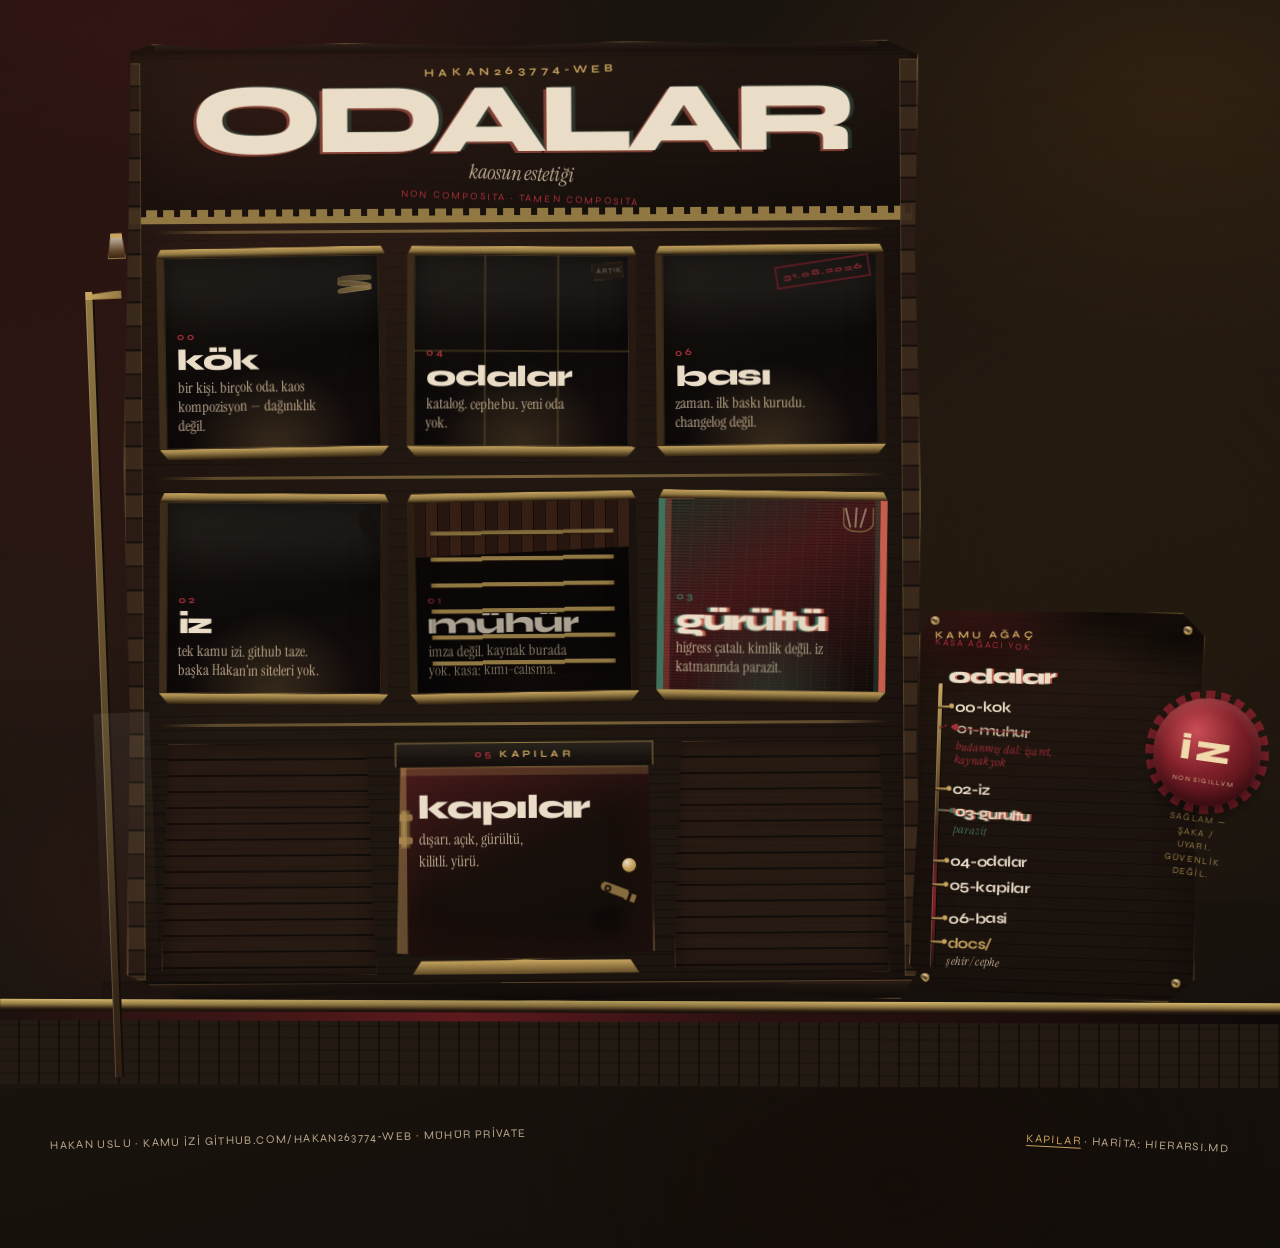
<file: docs/index.html>
<!DOCTYPE html>
<html lang="tr">
<head>
  <meta charset="utf-8">
  <meta name="viewport" content="width=device-width, initial-scale=1">
  <title>odalar — cephe</title>
  <meta name="description" content="Bir kişi, birkaç oda. Cephe odalardan. Kamu izi: hakan263774-web. Mühür private. higress gürültü.">
  <link rel="preconnect" href="https://fonts.googleapis.com">
  <link rel="preconnect" href="https://fonts.gstatic.com" crossorigin>
  <link href="https://fonts.googleapis.com/css2?family=Instrument+Serif:ital@0;1&family=Syne:wght@400;600;700;800&display=swap" rel="stylesheet">
  <link rel="stylesheet" href="styles.css">
</head>
<body class="cephe">
  <div class="grain" aria-hidden="true"></div>
  <div class="stains" aria-hidden="true"></div>

  <div class="street-scene">
    <span class="lamp" aria-hidden="true">
      <span class="post"></span>
      <span class="arm"></span>
      <span class="lantern"></span>
      <span class="pool"></span>
    </span>

    <article class="facade" id="cephe" aria-label="sokak cephesi">
      <span class="parapet" aria-hidden="true"></span>
      <span class="quoin q-l" aria-hidden="true"></span>
      <span class="quoin q-r" aria-hidden="true"></span>

      <header class="cornice">
        <p class="sign">hakan263774-web</p>
        <h1 class="word misreg" data-text="ODALAR">ODALAR</h1>
        <p class="motto">kaosun estetiği<span class="frag" lang="la">non composita · tamen composita</span></p>
      </header>

      <section class="storey storey-upper" aria-label="üst kat">
        <a class="win w00" href="index.html">
          <span class="lintel" aria-hidden="true"></span>
          <span class="glass">
            <span class="no">00</span>
            <h2>kök</h2>
            <p>bir kişi. birçok oda. kaos kompozisyon — dağınıklık değil.</p>
            <span class="unsur plates" aria-hidden="true"><i></i><i></i><i></i></span>
          </span>
          <span class="sill" aria-hidden="true"></span>
        </a>
        <a class="win w04 muntin" href="#cephe">
          <span class="lintel" aria-hidden="true"></span>
          <span class="glass">
            <span class="no">04</span>
            <h2>odalar</h2>
            <p>katalog. cephe bu. yeni oda yok.</p>
            <span class="unsur scrap press-scrap">artık</span>
          </span>
          <span class="sill" aria-hidden="true"></span>
        </a>
        <a class="win w06" href="basi.html">
          <span class="lintel" aria-hidden="true"></span>
          <span class="glass">
            <span class="no">06</span>
            <h2>bası</h2>
            <p>zaman. ilk baskı kurudu. changelog değil.</p>
            <span class="unsur datestamp">31.08.2026</span>
          </span>
          <span class="sill" aria-hidden="true"></span>
        </a>
      </section>

      <section class="storey storey-mid" aria-label="orta kat">
        <a class="win w02" href="iz.html">
          <span class="lintel" aria-hidden="true"></span>
          <span class="glass">
            <span class="no">02</span>
            <h2>iz</h2>
            <p>tek kamu izi. github taze. başka Hakan’ın siteleri yok.</p>
            <span class="unsur footprint" aria-hidden="true"></span>
          </span>
          <span class="sill" aria-hidden="true"></span>
        </a>
        <a class="win w01 barred" href="muhur.html">
          <span class="lintel" aria-hidden="true"></span>
          <span class="shutter" aria-hidden="true"></span>
          <span class="bars" aria-hidden="true"></span>
          <span class="glass">
            <span class="no">01</span>
            <h2>mühür</h2>
            <p>imza değil. kaynak burada yok. kasa: kimi-calisma.</p>
            <span class="unsur empty-wax" aria-hidden="true"></span>
          </span>
          <span class="sill" aria-hidden="true"></span>
        </a>
        <a class="win w03 glitched" href="gurultu.html">
          <span class="lintel" aria-hidden="true"></span>
          <span class="glass">
            <span class="no">03</span>
            <h2>gürültü</h2>
            <p>higress çatalı. kimlik değil. iz katmanında parazit.</p>
            <span class="unsur bucket" aria-hidden="true"><i></i><i></i><i></i></span>
          </span>
          <span class="sill" aria-hidden="true"></span>
        </a>
      </section>

      <section class="storey storey-ground" aria-label="zemin kat">
        <span class="blind" aria-hidden="true"></span>
        <a class="portal w05" href="kapilar.html">
          <span class="transom"><span class="no">05</span> kapılar</span>
          <span class="leaf">
            <span class="knob" aria-hidden="true"></span>
            <h2>kapılar</h2>
            <p>dışarı. açık, gürültü, kilitli. yürü.</p>
            <span class="unsur hinge" aria-hidden="true"></span>
            <span class="unsur soot" aria-hidden="true"></span>
            <span class="unsur key-miss" aria-hidden="true"></span>
          </span>
          <span class="step" aria-hidden="true"></span>
        </a>
        <span class="blind" aria-hidden="true"></span>
      </section>

      <div class="plinth" aria-hidden="true"></div>
    </article>

    <aside class="agac" id="agac" aria-label="kamu odaları ağacı">
      <span class="canopy" aria-hidden="true"></span>
      <span class="screw s1" aria-hidden="true"></span>
      <span class="screw s2" aria-hidden="true"></span>
      <span class="screw s3" aria-hidden="true"></span>
      <span class="screw s4" aria-hidden="true"></span>
      <p class="agac-kicker">kamu ağaç</p>
      <p class="agac-note">kasa ağacı yok</p>
      <nav class="carve" aria-label="odalar hiyerarşisi">
        <p class="root-name">odalar</p>
        <ul class="limbs">
          <li class="limb live l00">
            <a href="index.html">
              <span class="nm">00-kok</span>
            </a>
          </li>
          <li class="limb pruned l01">
            <a href="muhur.html">
              <span class="nm">01-muhur</span>
              <span class="scar">budanmış dal: işaret, kaynak yok</span>
            </a>
          </li>
          <li class="limb live l02">
            <a href="iz.html">
              <span class="nm">02-iz</span>
            </a>
          </li>
          <li class="limb parasite l03">
            <a href="gurultu.html">
              <span class="nm">03-gurultu</span>
              <span class="scar">parazit</span>
            </a>
          </li>
          <li class="limb live l04">
            <a href="#cephe">
              <span class="nm">04-odalar</span>
            </a>
          </li>
          <li class="limb live l05">
            <a href="kapilar.html">
              <span class="nm">05-kapilar</span>
            </a>
          </li>
          <li class="limb live l06">
            <a href="basi.html">
              <span class="nm">06-basi</span>
            </a>
          </li>
          <li class="limb live last l-docs">
            <a href="#cephe">
              <span class="nm">docs/</span>
              <span class="scar">şehir / cephe</span>
            </a>
          </li>
        </ul>
      </nav>
    </aside>

    <div class="pavement" aria-hidden="true">
      <span class="curb"></span>
      <span class="gutter"></span>
      <span class="cobble"></span>
    </div>
  </div>

  <aside class="seal" aria-label="damga">
    <div class="wax">
      <span class="core">İZ</span>
      <span class="rim" lang="la">NON SIGILLVM</span>
    </div>
    <p class="joke">SAĞLAM — şaka / uyarı. güvenlik değil.</p>
  </aside>

  <footer class="colophon">
    <p>Hakan Uslu · kamu izi github.com/hakan263774-web · mühür private</p>
    <p class="off"><a href="kapilar.html">kapılar</a> · harita: HIERARSI.md</p>
  </footer>
  <script src="app.js"></script>
</body>
</html>
</file>
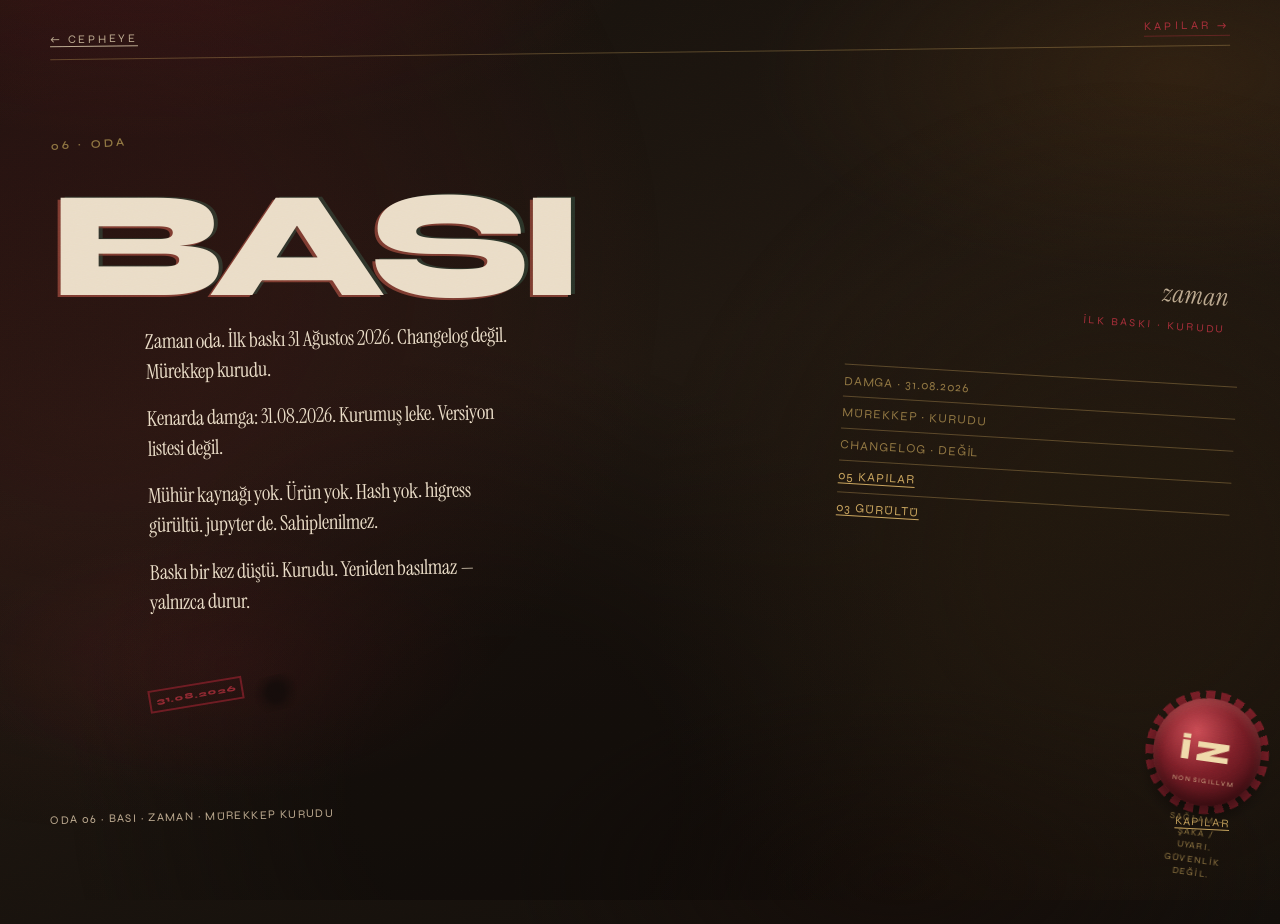
<file: docs/basi.html>
<!DOCTYPE html>
<html lang="tr">
<head>
  <meta charset="utf-8">
  <meta name="viewport" content="width=device-width, initial-scale=1">
  <title>06 bası — odalar</title>
  <meta name="description" content="Zaman oda. İlk baskı kurudu. Changelog değil.">
  <link rel="preconnect" href="https://fonts.googleapis.com">
  <link rel="preconnect" href="https://fonts.gstatic.com" crossorigin>
  <link href="https://fonts.googleapis.com/css2?family=Instrument+Serif:ital@0;1&family=Syne:wght@400;600;700;800&display=swap" rel="stylesheet">
  <link rel="stylesheet" href="styles.css">
</head>
<body class="page">
  <div class="grain" aria-hidden="true"></div>
  <div class="stains" aria-hidden="true"></div>
  <div class="wrap">
    <nav class="strip" aria-label="koridor">
      <a class="back" href="index.html">← cepheye</a>
      <a class="to-doors" href="kapilar.html">kapılar →</a>
    </nav>
    <header class="mast">
      <p class="kicker">06 · oda</p>
      <h1 class="word misreg" data-text="BASI">BASI</h1>
      <p class="collide">zaman<span class="frag">ilk baskı · kurudu</span></p>
    </header>
    <article class="sheet">
      <div class="body">
        <p>Zaman oda. İlk baskı 31 Ağustos 2026. Changelog değil. Mürekkep kurudu.</p>
        <p>Kenarda damga: 31.08.2026. Kurumuş leke. Versiyon listesi değil.</p>
        <p>Mühür kaynağı yok. Ürün yok. Hash yok. higress gürültü. jupyter de. Sahiplenilmez.</p>
        <p>Baskı bir kez düştü. Kurudu. Yeniden basılmaz — yalnızca durur.</p>
      </div>
      <aside class="aside">
        <ul>
          <li>damga · 31.08.2026</li>
          <li>mürekkep · kurudu</li>
          <li>changelog · değil</li>
          <li><a href="kapilar.html">05 kapılar</a></li>
          <li><a href="gurultu.html">03 gürültü</a></li>
        </ul>
      </aside>
      <div class="unsur-field" aria-hidden="true">
        <span class="unsur datestamp">31.08.2026</span>
        <span class="unsur ink-dry"></span>
      </div>
    </article>
  </div>
  <aside class="seal" aria-label="damga">
    <div class="wax">
      <span class="core">İZ</span>
      <span class="rim" lang="la">NON SIGILLVM</span>
    </div>
    <p class="joke">SAĞLAM — şaka / uyarı. güvenlik değil.</p>
  </aside>
  <footer class="colophon">
    <p>oda 06 · bası · zaman · mürekkep kurudu</p>
    <p class="off"><a href="kapilar.html">kapılar</a></p>
  </footer>
  <script src="app.js"></script>
</body>
</html>
</file>
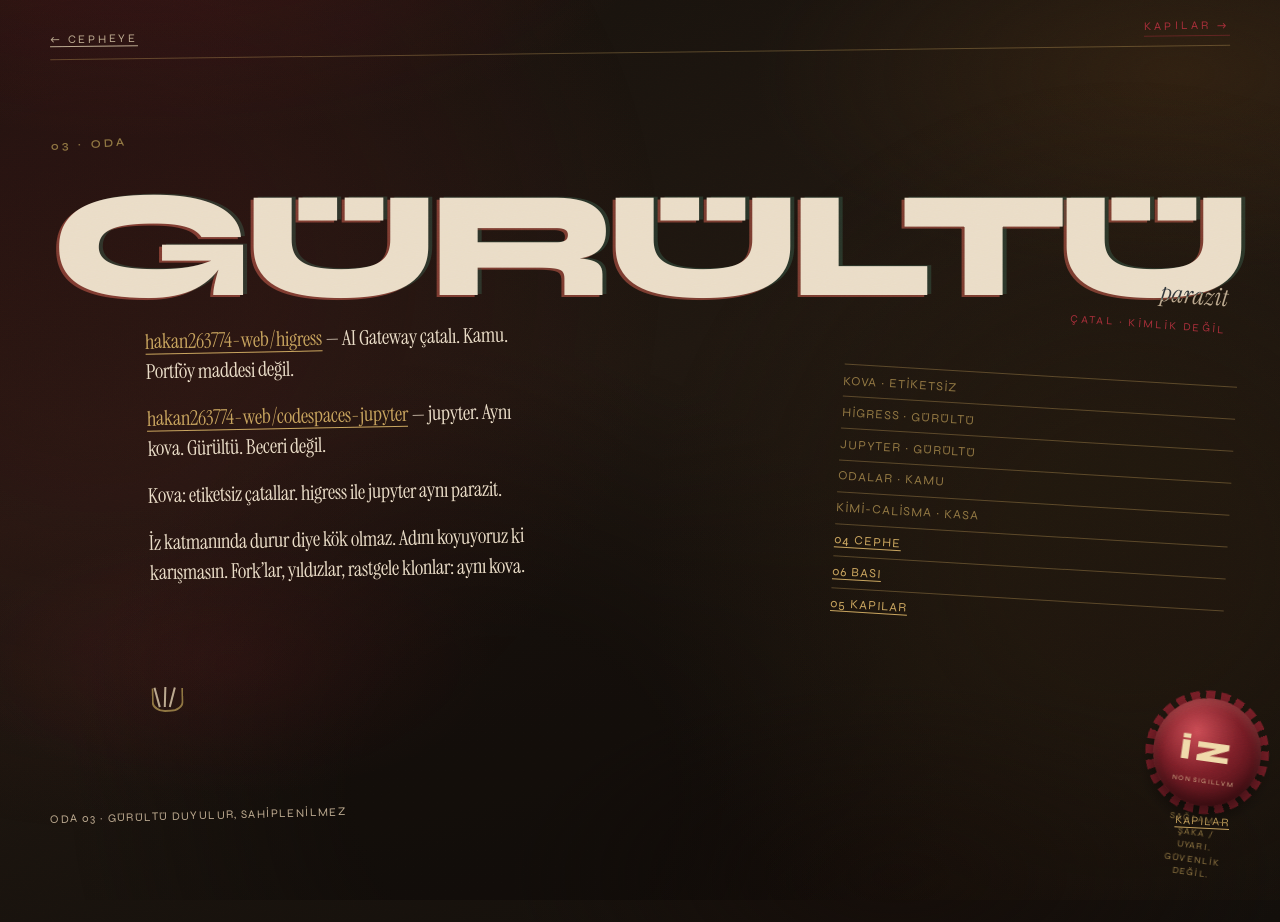
<file: docs/gurultu.html>
<!DOCTYPE html>
<html lang="tr">
<head>
  <meta charset="utf-8">
  <meta name="viewport" content="width=device-width, initial-scale=1">
  <title>03 gürültü — odalar</title>
  <meta name="description" content="higress çatalı kimlik değil. İz katmanında parazit.">
  <link rel="preconnect" href="https://fonts.googleapis.com">
  <link rel="preconnect" href="https://fonts.gstatic.com" crossorigin>
  <link href="https://fonts.googleapis.com/css2?family=Instrument+Serif:ital@0;1&family=Syne:wght@400;600;700;800&display=swap" rel="stylesheet">
  <link rel="stylesheet" href="styles.css">
</head>
<body class="page">
  <div class="grain" aria-hidden="true"></div>
  <div class="stains" aria-hidden="true"></div>
  <div class="wrap">
    <nav class="strip" aria-label="koridor">
      <a class="back" href="index.html">← cepheye</a>
      <a class="to-doors" href="kapilar.html">kapılar →</a>
    </nav>
    <header class="mast">
      <p class="kicker">03 · oda</p>
      <h1 class="word misreg" data-text="GÜRÜLTÜ">GÜRÜLTÜ</h1>
      <p class="collide">parazit<span class="frag">çatal · kimlik değil</span></p>
    </header>
    <article class="sheet">
      <div class="body">
        <p><a href="https://github.com/hakan263774-web/higress">hakan263774-web/higress</a> — AI Gateway çatalı. Kamu. Portföy maddesi değil.</p>
        <p><a href="https://github.com/hakan263774-web/codespaces-jupyter">hakan263774-web/codespaces-jupyter</a> — jupyter. Aynı kova. Gürültü. Beceri değil.</p>
        <p>Kova: etiketsiz çatallar. higress ile jupyter aynı parazit.</p>
        <p>İz katmanında durur diye kök olmaz. Adını koyuyoruz ki karışmasın. Fork’lar, yıldızlar, rastgele klonlar: aynı kova.</p>
      </div>
      <aside class="aside">
        <ul>
          <li>kova · etiketsiz</li>
          <li>higress · gürültü</li>
          <li>jupyter · gürültü</li>
          <li>odalar · kamu</li>
          <li>kimi-calisma · kasa</li>
          <li><a href="index.html#cephe">04 cephe</a></li>
          <li><a href="basi.html">06 bası</a></li>
          <li><a href="kapilar.html">05 kapılar</a></li>
        </ul>
      </aside>
      <div class="unsur-field" aria-hidden="true">
        <span class="unsur bucket"><i></i><i></i><i></i></span>
      </div>
    </article>
  </div>
  <aside class="seal" aria-label="damga">
    <div class="wax">
      <span class="core">İZ</span>
      <span class="rim" lang="la">NON SIGILLVM</span>
    </div>
    <p class="joke">SAĞLAM — şaka / uyarı. güvenlik değil.</p>
  </aside>
  <footer class="colophon">
    <p>oda 03 · gürültü duyulur, sahiplenilmez</p>
    <p class="off"><a href="kapilar.html">kapılar</a></p>
  </footer>
  <script src="app.js"></script>
</body>
</html>
</file>
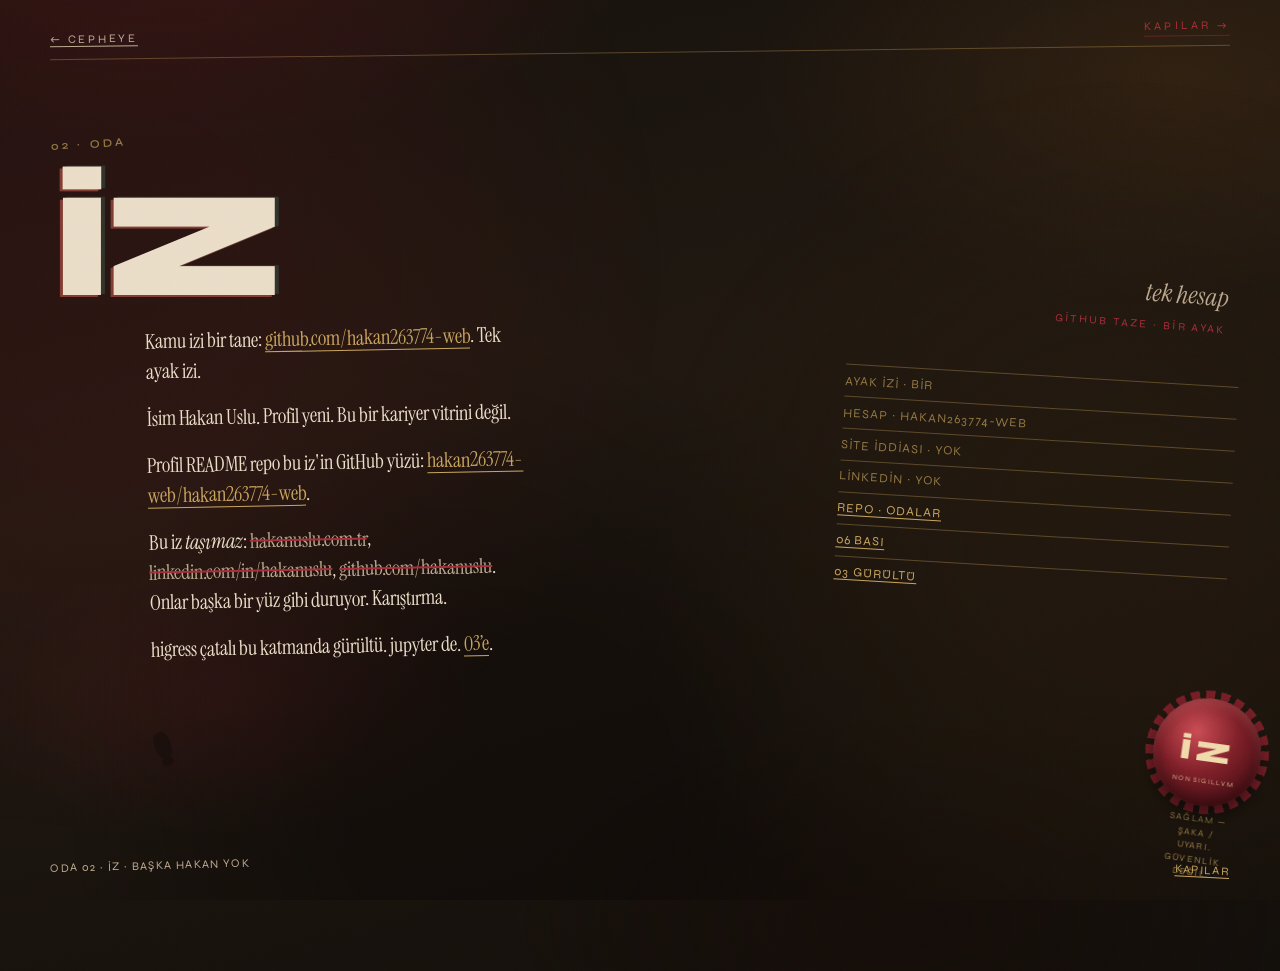
<file: docs/iz.html>
<!DOCTYPE html>
<html lang="tr">
<head>
  <meta charset="utf-8">
  <meta name="viewport" content="width=device-width, initial-scale=1">
  <title>02 iz — odalar</title>
  <meta name="description" content="Tek kamu izi: github.com/hakan263774-web">
  <link rel="preconnect" href="https://fonts.googleapis.com">
  <link rel="preconnect" href="https://fonts.gstatic.com" crossorigin>
  <link href="https://fonts.googleapis.com/css2?family=Instrument+Serif:ital@0;1&family=Syne:wght@400;600;700;800&display=swap" rel="stylesheet">
  <link rel="stylesheet" href="styles.css">
</head>
<body class="page">
  <div class="grain" aria-hidden="true"></div>
  <div class="stains" aria-hidden="true"></div>
  <div class="wrap">
    <nav class="strip" aria-label="koridor">
      <a class="back" href="index.html">← cepheye</a>
      <a class="to-doors" href="kapilar.html">kapılar →</a>
    </nav>
    <header class="mast">
      <p class="kicker">02 · oda</p>
      <h1 class="word misreg" data-text="İZ">İZ</h1>
      <p class="collide">tek hesap<span class="frag">github taze · bir ayak</span></p>
    </header>
    <article class="sheet">
      <div class="body">
        <p>Kamu izi bir tane: <a href="https://github.com/hakan263774-web">github.com/hakan263774-web</a>. Tek ayak izi.</p>
        <p>İsim Hakan Uslu. Profil yeni. Bu bir kariyer vitrini değil.</p>
        <p>Profil README repo bu iz'in GitHub yüzü: <a href="https://github.com/hakan263774-web/hakan263774-web">hakan263774-web/hakan263774-web</a>.</p>
        <p>Bu iz <em>taşımaz</em>: <s>hakanuslu.com.tr</s>, <s>linkedin.com/in/hakanuslu</s>, <s>github.com/hakanuslu</s>. Onlar başka bir yüz gibi duruyor. Karıştırma.</p>
        <p>higress çatalı bu katmanda gürültü. jupyter de. <a href="gurultu.html">03’e</a>.</p>
      </div>
      <aside class="aside">
        <ul>
          <li>ayak izi · bir</li>
          <li>hesap · hakan263774-web</li>
          <li>site iddiası · yok</li>
          <li>linkedin · yok</li>
          <li><a href="https://github.com/hakan263774-web/odalar">repo · odalar</a></li>
          <li><a href="basi.html">06 bası</a></li>
          <li><a href="gurultu.html">03 gürültü</a></li>
        </ul>
      </aside>
      <div class="unsur-field" aria-hidden="true">
        <span class="unsur footprint"></span>
      </div>
    </article>
  </div>
  <aside class="seal" aria-label="damga">
    <div class="wax">
      <span class="core">İZ</span>
      <span class="rim" lang="la">NON SIGILLVM</span>
    </div>
    <p class="joke">SAĞLAM — şaka / uyarı. güvenlik değil.</p>
  </aside>
  <footer class="colophon">
    <p>oda 02 · iz · başka Hakan yok</p>
    <p class="off"><a href="kapilar.html">kapılar</a></p>
  </footer>
  <script src="app.js"></script>
</body>
</html>
</file>
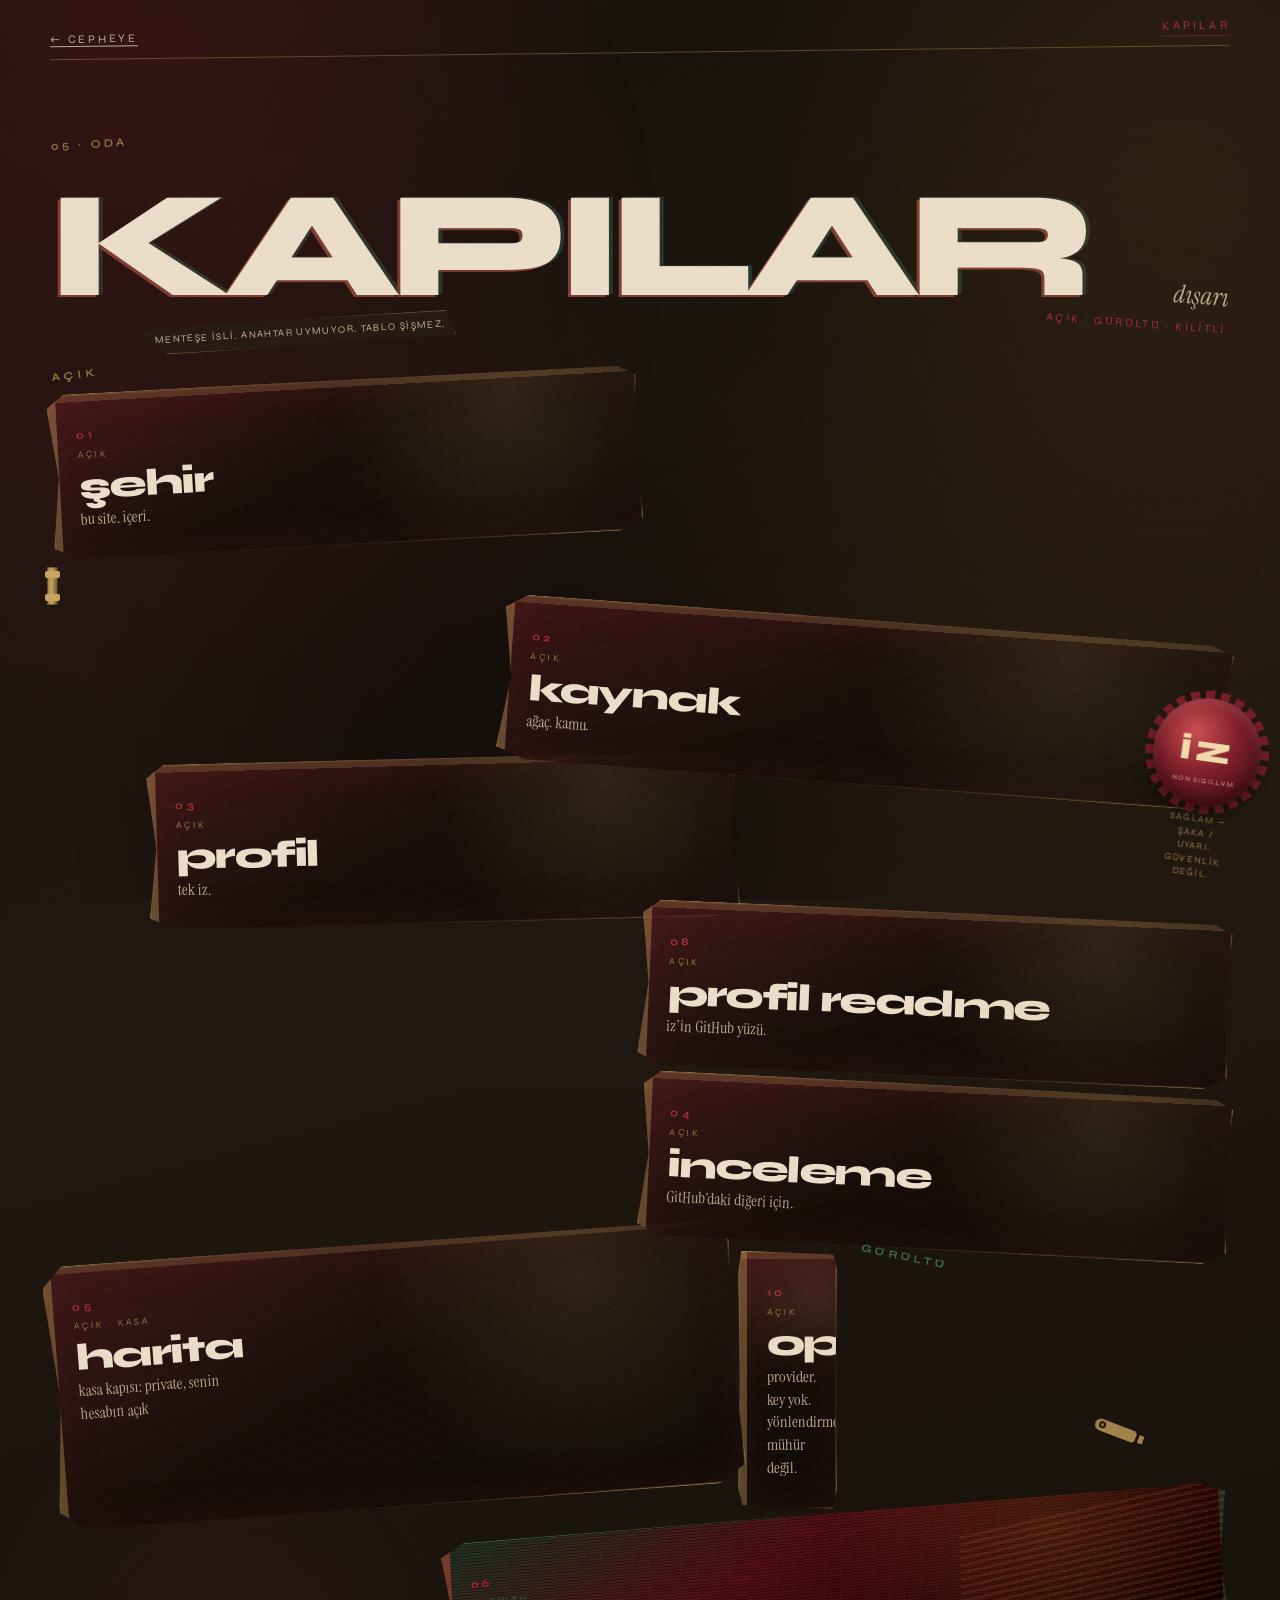
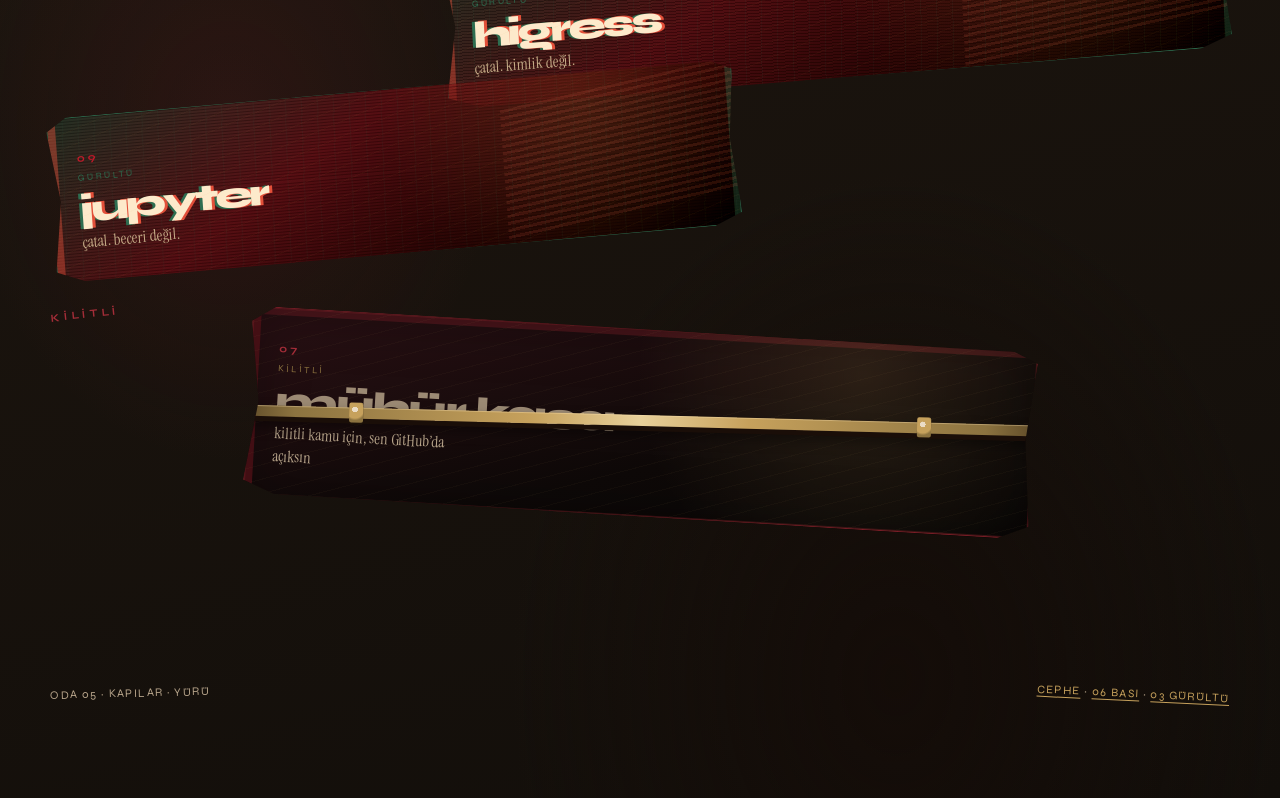
<file: docs/kapilar.html>
<!DOCTYPE html>
<html lang="tr">
<head>
  <meta charset="utf-8">
  <meta name="viewport" content="width=device-width, initial-scale=1">
  <title>05 kapılar — odalar</title>
  <meta name="description" content="Kapılar dışarı açılır. Açık, gürültü, kilitli.">
  <link rel="preconnect" href="https://fonts.googleapis.com">
  <link rel="preconnect" href="https://fonts.gstatic.com" crossorigin>
  <link href="https://fonts.googleapis.com/css2?family=Instrument+Serif:ital@0;1&family=Syne:wght@400;600;700;800&display=swap" rel="stylesheet">
  <link rel="stylesheet" href="styles.css">
</head>
<body class="page">
  <div class="grain" aria-hidden="true"></div>
  <div class="stains" aria-hidden="true"></div>
  <div class="wrap">
    <nav class="strip" aria-label="koridor">
      <a class="back" href="index.html">← cepheye</a>
      <a class="to-doors" href="kapilar.html">kapılar</a>
    </nav>
    <header class="mast">
      <p class="kicker">05 · oda</p>
      <h1 class="word misreg" data-text="KAPILAR">KAPILAR</h1>
      <p class="collide">dışarı<span class="frag">açık · gürültü · kilitli</span></p>
    </header>

    <p class="scrap">menteşe isli. anahtar uymuyor. tablo şişmez.</p>

    <nav class="hall" aria-label="kapılar">
      <span class="unsur hinge hall-hinge" aria-hidden="true"></span>
      <span class="unsur soot hall-soot" aria-hidden="true"></span>
      <span class="unsur key-miss" aria-hidden="true"></span>

      <p class="hall-kicker k-acik">açık</p>

      <a class="door d1" href="https://hakan263774-web.github.io/odalar/">
        <span class="no">01</span>
        <span class="state">açık</span>
        <h2>şehir</h2>
        <p>bu site. içeri.</p>
      </a>

      <a class="door d2" href="https://github.com/hakan263774-web/odalar" target="_blank" rel="noreferrer">
        <span class="no">02</span>
        <span class="state">açık</span>
        <h2>kaynak</h2>
        <p>ağaç. kamu.</p>
      </a>

      <a class="door d3" href="https://github.com/hakan263774-web" target="_blank" rel="noreferrer">
        <span class="no">03</span>
        <span class="state">açık</span>
        <h2>profil</h2>
        <p>tek iz.</p>
      </a>

      <a class="door d8" href="https://github.com/hakan263774-web/hakan263774-web" target="_blank" rel="noreferrer">
        <span class="no">08</span>
        <span class="state">açık</span>
        <h2>profil README</h2>
        <p>iz'in GitHub yüzü.</p>
      </a>

      <a class="door d4" href="https://github.com/hakan263774-web/odalar/issues/1" target="_blank" rel="noreferrer">
        <span class="no">04</span>
        <span class="state">açık</span>
        <h2>inceleme</h2>
        <p>GitHub’daki diğeri için.</p>
      </a>

      <a class="door d5" href="https://github.com/hakan263774-web/kimi-calisma/issues/3" target="_blank" rel="noreferrer">
        <span class="no">05</span>
        <span class="state">açık · kasa</span>
        <h2>harita</h2>
        <p>kasa kapısı: private, senin hesabın açık</p>
      </a>

      <a class="door d10" href="https://openrouter.ai/docs/guides/routing/provider-selection" target="_blank" rel="noreferrer">
        <span class="no">10</span>
        <span class="state">açık</span>
        <h2>OpenRouter</h2>
        <p>provider. key yok. yönlendirme mühür değil.</p>
      </a>

      <p class="hall-kicker k-gurultu">gürültü</p>

      <a class="door noise d6" href="https://github.com/hakan263774-web/higress" target="_blank" rel="noreferrer">
        <span class="no">06</span>
        <span class="state">gürültü</span>
        <h2>higress</h2>
        <p>çatal. kimlik değil.</p>
      </a>

      <a class="door noise d9" href="https://github.com/hakan263774-web/codespaces-jupyter" target="_blank" rel="noreferrer">
        <span class="no">09</span>
        <span class="state">gürültü</span>
        <h2>jupyter</h2>
        <p>çatal. beceri değil.</p>
      </a>

      <p class="hall-kicker k-kilit">kilitli</p>

      <a class="door lock d7" href="https://github.com/hakan263774-web/kimi-calisma" target="_blank" rel="noreferrer">
        <span class="bar" aria-hidden="true"></span>
        <span class="no">07</span>
        <span class="state">kilitli</span>
        <h2>mühür kasa</h2>
        <p>kilitli kamu için, sen GitHub’da açıksın</p>
      </a>
    </nav>
  </div>
  <aside class="seal" aria-label="damga">
    <div class="wax">
      <span class="core">İZ</span>
      <span class="rim" lang="la">NON SIGILLVM</span>
    </div>
    <p class="joke">SAĞLAM — şaka / uyarı. güvenlik değil.</p>
  </aside>
  <footer class="colophon">
    <p>oda 05 · kapılar · yürü</p>
    <p class="off"><a href="index.html#cephe">cephe</a> · <a href="basi.html">06 bası</a> · <a href="gurultu.html">03 gürültü</a></p>
  </footer>
  <script src="app.js"></script>
</body>
</html>
</file>
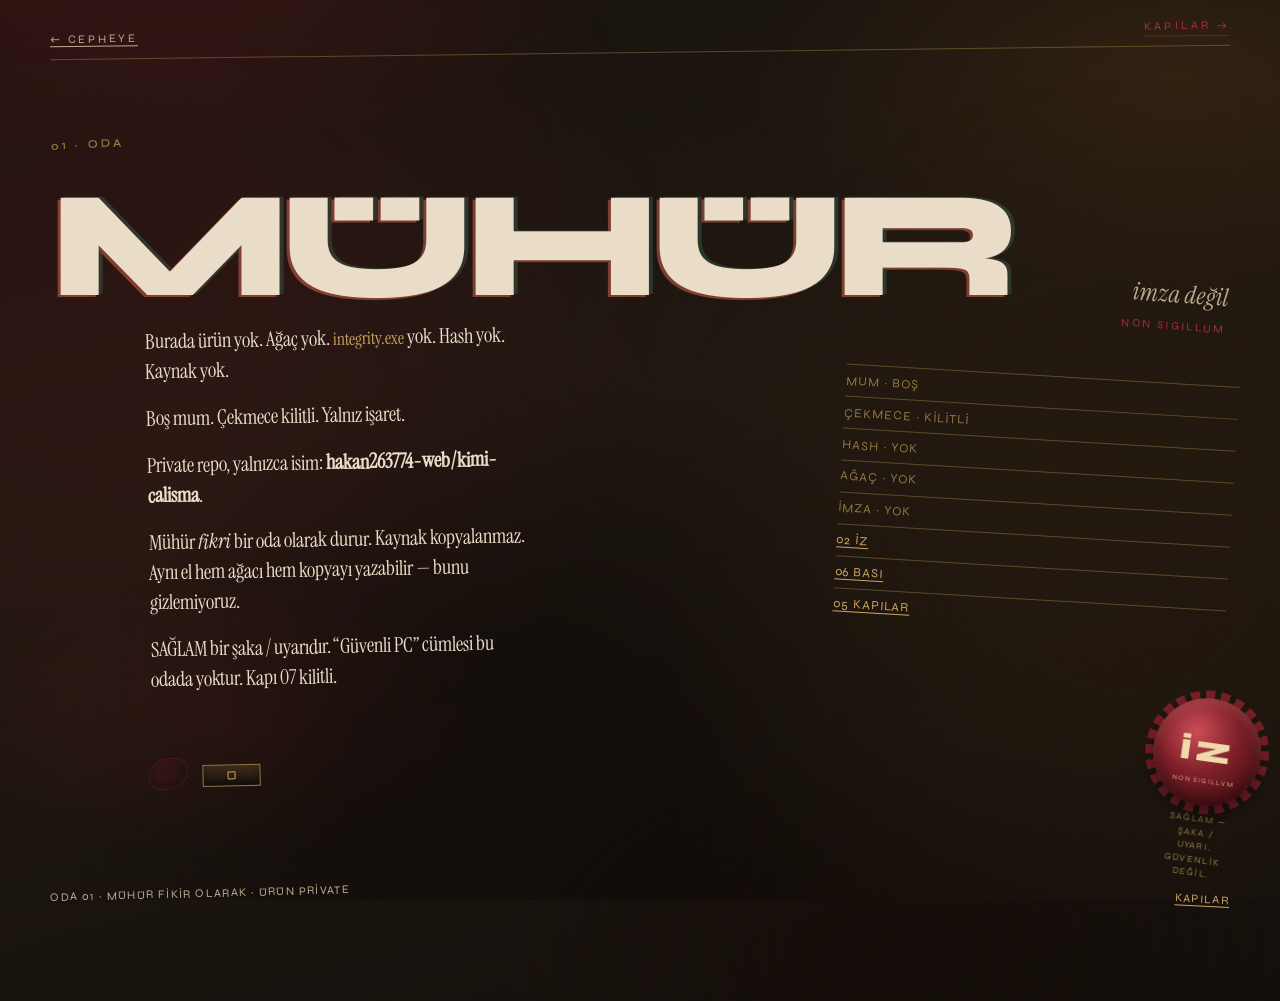
<file: docs/muhur.html>
<!DOCTYPE html>
<html lang="tr">
<head>
  <meta charset="utf-8">
  <meta name="viewport" content="width=device-width, initial-scale=1">
  <title>01 mühür — odalar</title>
  <meta name="description" content="Mühür bir oda. İmza değil. Kaynak public ağaçta yok.">
  <link rel="preconnect" href="https://fonts.googleapis.com">
  <link rel="preconnect" href="https://fonts.gstatic.com" crossorigin>
  <link href="https://fonts.googleapis.com/css2?family=Instrument+Serif:ital@0;1&family=Syne:wght@400;600;700;800&display=swap" rel="stylesheet">
  <link rel="stylesheet" href="styles.css">
</head>
<body class="page">
  <div class="grain" aria-hidden="true"></div>
  <div class="stains" aria-hidden="true"></div>
  <div class="wrap">
    <nav class="strip" aria-label="koridor">
      <a class="back" href="index.html">← cepheye</a>
      <a class="to-doors" href="kapilar.html">kapılar →</a>
    </nav>
    <header class="mast">
      <p class="kicker">01 · oda</p>
      <h1 class="word misreg" data-text="MÜHÜR">MÜHÜR</h1>
      <p class="collide">imza değil<span class="frag" lang="la">non sigillum</span></p>
    </header>
    <article class="sheet">
      <div class="body">
        <p>Burada ürün yok. Ağaç yok. <span class="is">integrity.exe</span> yok. Hash yok. Kaynak yok.</p>
        <p>Boş mum. Çekmece kilitli. Yalnız işaret.</p>
        <p>Private repo, yalnızca isim: <strong>hakan263774-web/kimi-calisma</strong>.</p>
        <p>Mühür <em>fikri</em> bir oda olarak durur. Kaynak kopyalanmaz. Aynı el hem ağacı hem kopyayı yazabilir — bunu gizlemiyoruz.</p>
        <p>SAĞLAM bir şaka / uyarıdır. “Güvenli PC” cümlesi bu odada yoktur. Kapı 07 kilitli.</p>
      </div>
      <aside class="aside">
        <ul>
          <li>mum · boş</li>
          <li>çekmece · kilitli</li>
          <li>hash · yok</li>
          <li>ağaç · yok</li>
          <li>imza · yok</li>
          <li><a href="iz.html">02 iz</a></li>
          <li><a href="basi.html">06 bası</a></li>
          <li><a href="kapilar.html">05 kapılar</a></li>
        </ul>
      </aside>
      <div class="unsur-field" aria-hidden="true">
        <span class="unsur empty-wax"></span>
        <span class="unsur drawer"></span>
      </div>
    </article>
  </div>
  <aside class="seal" aria-label="damga">
    <div class="wax">
      <span class="core">İZ</span>
      <span class="rim" lang="la">NON SIGILLVM</span>
    </div>
    <p class="joke">SAĞLAM — şaka / uyarı. güvenlik değil.</p>
  </aside>
  <footer class="colophon">
    <p>oda 01 · mühür fikir olarak · ürün private</p>
    <p class="off"><a href="kapilar.html">kapılar</a></p>
  </footer>
  <script src="app.js"></script>
</body>
</html>
</file>
<file: docs/styles.css>
/* odalar — kaosun estetiği
   leke, öküz kanı, pirinç, is, kaymış baskı.
   şablon yok. */

:root {
  --soot: #090807;
  --paper: #16110c;
  --paper-2: #1f1710;
  --stain: #3a2216;
  --ox: #7a1e27;
  --ox-hot: #a32d38;
  --brass: #c6a15c;
  --brass-dim: #8c7340;
  --ivory: #eadcc6;
  --ivory-dim: #b9a68c;
  --mis-r: #c45a4a;
  --mis-c: #3f6d58;
  --rule: rgba(198, 161, 92, 0.35);
  --sans: "Syne", "Arial Narrow", sans-serif;
  --serif: "Instrument Serif", "Times New Roman", serif;
}

*, *::before, *::after { box-sizing: border-box; }
html, body { margin: 0; padding: 0; }
html { background: var(--soot); }

body {
  min-height: 100vh;
  color: var(--ivory);
  font-family: var(--serif);
  font-size: 1.15rem;
  line-height: 1.45;
  background:
    radial-gradient(ellipse 80% 50% at 12% -10%, rgba(122, 30, 39, 0.28), transparent 50%),
    radial-gradient(ellipse 60% 40% at 92% 8%, rgba(62, 40, 18, 0.55), transparent 55%),
    radial-gradient(ellipse 50% 35% at 70% 95%, rgba(20, 12, 8, 0.9), transparent 60%),
    radial-gradient(ellipse 30% 20% at 18% 72%, rgba(122, 30, 39, 0.18), transparent 70%),
    linear-gradient(165deg, var(--paper) 0%, var(--paper-2) 42%, #120e0a 100%);
  overflow-x: hidden;
}

/* scan-dust / grain */
.grain {
  pointer-events: none;
  position: fixed;
  inset: -20%;
  z-index: 80;
  opacity: 0.18;
  mix-blend-mode: overlay;
  background-image: url("data:image/svg+xml,%3Csvg xmlns='http://www.w3.org/2000/svg' width='180' height='180'%3E%3Cfilter id='n'%3E%3CfeTurbulence type='fractalNoise' baseFrequency='.85' numOctaves='4' stitchTiles='stitch'/%3E%3C/filter%3E%3Crect width='180' height='180' filter='url(%23n)' opacity='.9'/%3E%3C/svg%3E");
  animation: drift 48s linear infinite;
}
.stains {
  pointer-events: none;
  position: fixed;
  inset: 0;
  z-index: 0;
  background:
    radial-gradient(circle at 8% 30%, rgba(90, 22, 28, 0.22) 0 12%, transparent 42%),
    radial-gradient(circle at 88% 62%, rgba(40, 28, 14, 0.45) 0 10%, transparent 38%),
    radial-gradient(circle at 40% 88%, rgba(12, 8, 6, 0.5) 0 14%, transparent 40%);
}

@keyframes drift {
  from { transform: translate3d(0,0,0) rotate(0.01deg); }
  50% { transform: translate3d(-2%, 1.4%, 0) rotate(-0.4deg); }
  to { transform: translate3d(0,0,0) rotate(0.01deg); }
}

a {
  color: var(--brass);
  text-decoration-thickness: 1px;
  text-underline-offset: 0.22em;
}
a:hover { color: var(--ox-hot); }

.wrap {
  position: relative;
  z-index: 1;
  width: min(1180px, calc(100% - 2rem));
  margin: 0 auto;
  padding: 1.4rem 0 4.5rem;
}

/* masthead — one huge word colliding with captions */
.mast {
  position: relative;
  min-height: 42vh;
  padding: 1.2rem 0 0.5rem;
  display: grid;
  grid-template-columns: repeat(12, 1fr);
  align-items: end;
}
.kicker {
  grid-column: 1 / 6;
  grid-row: 1;
  margin: 0;
  font-family: var(--sans);
  font-weight: 600;
  font-size: 0.72rem;
  letter-spacing: 0.28em;
  text-transform: uppercase;
  color: var(--brass-dim);
  transform: rotate(-3deg);
  z-index: 5;
}
.word {
  grid-column: 1 / -1;
  grid-row: 2;
  margin: 0;
  font-family: var(--sans);
  font-weight: 800;
  font-size: clamp(4.6rem, 19vw, 13.4rem);
  line-height: 0.72;
  letter-spacing: -0.07em;
  text-transform: uppercase;
  color: var(--ivory);
  z-index: 2;
  position: relative;
}
.misreg { isolation: isolate; }
.misreg::before,
.misreg::after {
  content: attr(data-text);
  position: absolute;
  inset: 0;
  pointer-events: none;
}
.misreg::before {
  color: var(--mis-r);
  transform: translate(-3px, 2px);
  mix-blend-mode: screen;
  opacity: 0.55;
  z-index: -1;
}
.misreg::after {
  color: var(--mis-c);
  transform: translate(4px, -1px);
  mix-blend-mode: multiply;
  opacity: 0.35;
  z-index: -1;
}
.collide {
  grid-column: 7 / 13;
  grid-row: 2;
  margin: 0 0 0.4rem;
  font-size: clamp(1.05rem, 2.2vw, 1.55rem);
  font-style: italic;
  color: var(--ivory-dim);
  transform: rotate(4.2deg) translateY(38%);
  z-index: 6;
  text-align: right;
  mix-blend-mode: difference;
}
.collide .frag {
  display: block;
  margin-top: 0.35rem;
  font-family: var(--sans);
  font-style: normal;
  font-size: 0.68rem;
  letter-spacing: 0.22em;
  text-transform: uppercase;
  color: var(--ox-hot);
  mix-blend-mode: normal;
}

/* cephe — stained-paper elevation. rooms are windows. */
.street-scene {
  position: relative;
  z-index: 1;
  width: min(1120px, calc(100% - 1.5rem));
  margin: 0 auto;
  padding: 2.6rem 0 0;
  display: grid;
  grid-template-columns: 38px minmax(0, 1fr) minmax(210px, 272px);
  grid-template-areas:
    "lamp facade agac"
    "pave pave pave";
  align-items: end;
  column-gap: 0.4rem;
  row-gap: 0;
}
.lamp { grid-area: lamp; }
.facade { grid-area: facade; }
.pavement { grid-area: pave; }
.agac { grid-area: agac; }

.lamp {
  position: relative;
  align-self: stretch;
  z-index: 4;
  pointer-events: none;
  transform: rotate(-2.2deg) translateY(8%);
}
.lamp .post {
  position: absolute;
  left: 14px;
  bottom: 0;
  top: 18%;
  width: 7px;
  background:
    linear-gradient(180deg, var(--brass) 0 8px, var(--brass-dim) 8px, #2a1c10 100%);
  box-shadow: 2px 0 0 #120c08, inset 1px 0 0 rgba(234, 220, 198, 0.2);
}
.lamp .arm {
  position: absolute;
  top: 18%;
  left: 16px;
  width: 34px;
  height: 8px;
  background: linear-gradient(90deg, var(--brass), var(--brass-dim));
  clip-path: polygon(0 40%, 88% 0, 100% 0, 100% 100%, 0 100%);
  box-shadow: 0 2px 0 #120c08;
}
.lamp .lantern {
  position: absolute;
  top: 12%;
  left: 38px;
  width: 18px;
  height: 26px;
  background:
    linear-gradient(180deg, var(--brass) 0 4px, transparent 4px),
    linear-gradient(180deg, rgba(234, 220, 198, 0.92), rgba(198, 161, 92, 0.35) 70%, #3a2210);
  border: 1px solid var(--brass-dim);
  clip-path: polygon(20% 0, 80% 0, 100% 100%, 0 100%);
  box-shadow:
    0 0 18px rgba(234, 220, 198, 0.35),
    0 0 40px rgba(198, 161, 92, 0.18);
}
.lamp .pool {
  position: absolute;
  left: 6px;
  right: -24px;
  bottom: 0;
  height: 38%;
  background: linear-gradient(180deg, rgba(234, 220, 198, 0.07), transparent 70%);
  mix-blend-mode: screen;
}

.facade {
  position: relative;
  isolation: isolate;
  background:
    repeating-linear-gradient(
      180deg,
      rgba(38, 26, 18, 0.55) 0 13px,
      rgba(22, 16, 11, 0.35) 13px 14px
    ),
    radial-gradient(ellipse 70% 40% at 18% 8%, rgba(122, 30, 39, 0.28), transparent 55%),
    radial-gradient(ellipse 50% 30% at 88% 70%, rgba(18, 10, 8, 0.7), transparent 60%),
    linear-gradient(168deg, #2a1c14 0%, #1a120e 38%, #14100c 72%, #100c09 100%);
  border: 1px solid rgba(198, 161, 92, 0.38);
  box-shadow:
    0 28px 60px rgba(0, 0, 0, 0.55),
    inset 0 0 80px rgba(8, 4, 2, 0.45),
    inset 0 0 0 10px rgba(26, 16, 12, 0.4);
  clip-path: polygon(
    1.2% 0.8%, 4% 0%, 12% 0.6%, 28% 0%, 47% 0.5%, 63% 0%, 81% 0.4%, 96% 0%, 100% 1.6%,
    99.4% 22%, 100% 48%, 99.2% 74%, 100% 96%,
    97% 100%, 78% 99.2%, 52% 100%, 31% 99%, 8% 100%, 0% 97%,
    0.6% 70%, 0% 44%, 0.8% 18%
  );
  transform: rotate(-0.35deg);
  overflow: hidden;
}
.facade::after {
  content: "";
  position: absolute;
  inset: 0;
  pointer-events: none;
  z-index: 2;
  background:
    repeating-linear-gradient(-18deg, transparent 0 17px, rgba(198, 161, 92, 0.025) 17px 18px),
    radial-gradient(circle at 12% 36%, rgba(122, 30, 39, 0.16), transparent 28%),
    radial-gradient(circle at 86% 18%, rgba(40, 24, 12, 0.35), transparent 32%);
  mix-blend-mode: multiply;
}

.parapet {
  display: block;
  height: 14px;
  margin: 0 5% 0 4%;
  background:
    linear-gradient(180deg, #3a2a1c 0%, #1e1410 100%);
  box-shadow:
    0 3px 0 var(--brass-dim),
    inset 0 1px 0 rgba(234, 220, 198, 0.18);
  transform: translateY(-8px);
  clip-path: polygon(0 40%, 4% 0, 96% 0, 100% 40%, 100% 100%, 0 100%);
}
.quoin {
  position: absolute;
  top: 18px;
  bottom: 22px;
  width: 18px;
  z-index: 6;
  pointer-events: none;
  background: repeating-linear-gradient(
    180deg,
    #3a2a1c 0 22px,
    #1a120c 22px 24px,
    #2a1c14 24px 46px,
    #120e0a 46px 48px
  );
  box-shadow: inset 0 0 0 1px rgba(198, 161, 92, 0.22);
  opacity: 0.92;
}
.q-l { left: 0; }
.q-r { right: 0; }

.cornice {
  position: relative;
  z-index: 4;
  padding: 0.35rem 1.7rem 0.85rem;
  margin: 0 0.4rem;
  border-bottom: 7px solid transparent;
  background:
    linear-gradient(var(--brass-dim), var(--brass-dim)) left bottom / 100% 7px no-repeat,
    repeating-linear-gradient(90deg, var(--brass-dim) 0 11px, transparent 11px 17px) left bottom / 100% 14px no-repeat,
    linear-gradient(180deg, rgba(42, 28, 20, 0.2), rgba(12, 8, 6, 0.55));
  text-align: center;
}
.cornice .sign {
  margin: 0 0 0.15rem;
  font-family: var(--sans);
  font-weight: 700;
  font-size: 0.68rem;
  letter-spacing: 0.42em;
  text-transform: uppercase;
  color: var(--brass);
  transform: rotate(-1.1deg);
}
.cephe .word {
  font-size: clamp(2.55rem, 9.2vw, 6.2rem);
  line-height: 0.76;
  margin: 0;
  text-align: center;
  overflow: visible;
}
.cornice .motto {
  margin: 0.15rem 0 0.2rem;
  font-size: clamp(0.95rem, 2vw, 1.25rem);
  font-style: italic;
  color: var(--ivory-dim);
  transform: rotate(2.4deg);
}
.cornice .motto .frag {
  display: block;
  margin-top: 0.2rem;
  font-family: var(--sans);
  font-style: normal;
  font-size: 0.62rem;
  letter-spacing: 0.22em;
  text-transform: uppercase;
  color: var(--ox-hot);
}

.storey {
  position: relative;
  z-index: 3;
  display: grid;
  grid-template-columns: 1fr 1fr 1fr;
  gap: 1.15rem 1.25rem;
  padding: 1.05rem 2.1rem 1.15rem;
}
.storey::before {
  content: "";
  position: absolute;
  left: 4%;
  right: 4%;
  top: 0;
  height: 3px;
  background: linear-gradient(90deg, transparent, var(--brass-dim) 8%, var(--brass) 50%, var(--brass-dim) 92%, transparent);
  opacity: 0.55;
  pointer-events: none;
}
.storey-ground {
  grid-template-columns: 1fr 1.2fr 1fr;
  padding-top: 1.25rem;
  padding-bottom: 0.35rem;
  background:
    repeating-linear-gradient(
      180deg,
      rgba(18, 10, 8, 0.0) 0 16px,
      rgba(0, 0, 0, 0.22) 16px 18px
    );
}

.win {
  position: relative;
  display: flex;
  flex-direction: column;
  color: inherit;
  text-decoration: none;
  min-height: 13.2rem;
  transform: rotate(-0.4deg);
  transition: transform 0.4s ease, filter 0.3s ease;
}
.w00 { transform: rotate(-0.8deg); }
.w04 { transform: rotate(0.5deg); }
.w06 { transform: rotate(-0.3deg); }
.w02 { transform: rotate(0.6deg); }
.w01 { transform: rotate(-0.7deg); }
.w03 { transform: rotate(1.1deg); }
.win .lintel {
  display: block;
  height: 9px;
  background: linear-gradient(180deg, var(--brass) 0%, var(--brass-dim) 55%, #2a1c0c 100%);
  box-shadow: 0 2px 0 #120c08;
  clip-path: polygon(2% 0, 98% 0, 100% 100%, 0 100%);
}
.win .sill {
  display: block;
  height: 11px;
  background: linear-gradient(180deg, #c6a15c 0%, #8c7340 40%, #2a1c0c 100%);
  box-shadow: 0 4px 8px rgba(0, 0, 0, 0.4);
  clip-path: polygon(0 0, 100% 0, 96% 100%, 4% 100%);
}
.win .glass {
  position: relative;
  flex: 1;
  display: flex;
  flex-direction: column;
  justify-content: flex-end;
  padding: 0.7rem 0.75rem 0.8rem;
  overflow: hidden;
  background:
    linear-gradient(180deg, rgba(80, 90, 88, 0.12) 0 18%, transparent 42%),
    linear-gradient(165deg, #1a1410 0%, #0c0908 55%, #140c0c 100%);
  border-left: 7px solid #3a2a18;
  border-right: 7px solid #241810;
  box-shadow:
    inset 0 0 28px rgba(0, 0, 0, 0.55),
    inset 0 0 0 1px rgba(198, 161, 92, 0.28);
}
.win .glass::before {
  content: "";
  position: absolute;
  left: 8%;
  right: 8%;
  bottom: 0;
  height: 46%;
  pointer-events: none;
  background: radial-gradient(ellipse at 50% 110%, rgba(198, 161, 92, 0.22), transparent 68%);
}
.win .no {
  font-family: var(--sans);
  font-weight: 700;
  font-size: 0.62rem;
  letter-spacing: 0.32em;
  color: var(--ox-hot);
}
.win h2 {
  margin: 0.2rem 0 0.28rem;
  font-family: var(--sans);
  font-weight: 800;
  font-size: clamp(1.35rem, 2.6vw, 1.85rem);
  line-height: 0.9;
  letter-spacing: -0.04em;
  text-transform: lowercase;
}
.win p {
  margin: 0;
  color: var(--ivory-dim);
  font-size: 0.92rem;
  line-height: 1.3;
  max-width: 22ch;
}
.win:hover,
.win:focus-visible {
  color: var(--ivory);
  filter: contrast(1.08) saturate(1.12);
  z-index: 8;
  outline: none;
}
.win:hover .glass,
.win:focus-visible .glass {
  background:
    linear-gradient(180deg, rgba(198, 161, 92, 0.08) 0 16%, transparent 40%),
    radial-gradient(ellipse 70% 60% at 50% 80%, rgba(163, 45, 56, 0.28), transparent 70%),
    linear-gradient(165deg, #241818 0%, #140c0c 60%, #1a1010 100%);
}
.win:hover h2,
.win:focus-visible h2 {
  text-shadow: 2px 0 var(--mis-r), -2px 0 var(--mis-c);
}

.win.muntin .glass::after {
  content: "";
  position: absolute;
  inset: 0;
  pointer-events: none;
  background:
    linear-gradient(rgba(140, 115, 64, 0.55), rgba(140, 115, 64, 0.55)) center / 100% 2px no-repeat,
    linear-gradient(rgba(140, 115, 64, 0.55), rgba(140, 115, 64, 0.55)) 33% / 2px 100% no-repeat,
    linear-gradient(rgba(140, 115, 64, 0.55), rgba(140, 115, 64, 0.55)) 67% / 2px 100% no-repeat;
  opacity: 0.55;
}

.win.barred .glass {
  background:
    linear-gradient(165deg, #120c0a 0%, #0a0706 70%, #140c0c 100%);
  filter: brightness(0.72);
}
.win.barred .glass::before { opacity: 0.15; }
.win.barred .shutter {
  position: absolute;
  inset: 9px 7px auto 7px;
  height: 26%;
  z-index: 4;
  pointer-events: none;
  background:
    repeating-linear-gradient(
      90deg,
      #2a1810 0 11px,
      #1a100c 11px 12px,
      #3a2216 12px 23px,
      #120c0a 23px 24px
    );
  box-shadow: 0 6px 10px rgba(0, 0, 0, 0.45);
  opacity: 0.88;
  clip-path: polygon(0 0, 100% 0, 100% 86%, 0 100%);
}
.win.barred .bars {
  position: absolute;
  inset: 18% 10% 14%;
  z-index: 5;
  pointer-events: none;
  background: repeating-linear-gradient(
    180deg,
    var(--brass-dim) 0 4px,
    #2a1c0c 4px 5px,
    transparent 5px 26px
  );
  box-shadow: inset 0 0 8px rgba(0, 0, 0, 0.4);
}
.win.barred:hover .glass,
.win.barred:focus-visible .glass {
  filter: brightness(0.9);
}

.win.glitched {
  animation: pane-flicker 5.4s steps(2, end) infinite;
}
.win.glitched .glass {
  background:
    repeating-linear-gradient(0deg, transparent 0 2px, rgba(0, 0, 0, 0.28) 2px 3px),
    repeating-linear-gradient(92deg, transparent 0 13px, rgba(63, 109, 88, 0.12) 13px 14px),
    linear-gradient(148deg, rgba(63, 109, 88, 0.28) 0%, rgba(122, 30, 39, 0.45) 42%, #100c09 100%);
  border-left-color: var(--mis-c);
  border-right-color: var(--mis-r);
  box-shadow:
    inset 6px 0 0 rgba(196, 90, 74, 0.35),
    inset -5px 0 0 rgba(63, 109, 88, 0.3);
}
.win.glitched .glass::before {
  background: radial-gradient(ellipse at 50% 110%, rgba(63, 109, 88, 0.32), transparent 68%);
}
.win.glitched h2 {
  text-shadow: 3px 0 var(--mis-r), -3px 0 var(--mis-c);
  letter-spacing: -0.08em;
}
.win.glitched .no { color: var(--mis-c); }

@keyframes pane-flicker {
  0%, 86%, 100% { filter: none; }
  88% { filter: contrast(1.3) saturate(1.4) hue-rotate(-8deg); }
  92% { filter: contrast(0.9) brightness(1.1); }
}

.blind {
  min-height: 100%;
  background:
    repeating-linear-gradient(
      180deg,
      rgba(42, 28, 20, 0.7) 0 14px,
      rgba(16, 10, 8, 0.85) 14px 16px
    );
  border: 1px solid rgba(198, 161, 92, 0.16);
  box-shadow: inset 0 0 18px rgba(0, 0, 0, 0.35);
  clip-path: polygon(4% 0, 96% 2%, 100% 100%, 0 98%);
  opacity: 0.9;
}

.portal {
  position: relative;
  display: flex;
  flex-direction: column;
  color: inherit;
  text-decoration: none;
  min-height: 14.5rem;
  transform: rotate(-0.2deg);
  transition: filter 0.3s ease, transform 0.4s ease;
}
.portal .transom {
  display: block;
  padding: 0.28rem 0.4rem;
  font-family: var(--sans);
  font-weight: 700;
  font-size: 0.62rem;
  letter-spacing: 0.34em;
  text-transform: uppercase;
  text-align: center;
  color: var(--brass);
  background:
    linear-gradient(180deg, rgba(80, 90, 88, 0.16), #120c0a);
  border: 1px solid var(--brass-dim);
  border-bottom: 0;
}
.portal .transom .no { color: var(--ox-hot); letter-spacing: 0.28em; }
.portal .leaf {
  position: relative;
  flex: 1;
  padding: 1.4rem 1rem 1.5rem 1.35rem;
  background:
    linear-gradient(180deg, rgba(198, 161, 92, 0.22) 0 8px, transparent 8px),
    linear-gradient(155deg, rgba(90, 28, 32, 0.62) 0%, rgba(22, 14, 10, 0.96) 48%, #110c09 100%);
  border: 1px solid var(--brass-dim);
  box-shadow:
    inset 0 0 0 1px rgba(198, 161, 92, 0.16),
    inset 10px 0 0 rgba(198, 161, 92, 0.4),
    inset 0 0 48px rgba(122, 30, 39, 0.16);
  clip-path: polygon(2% 0, 98% 0, 100% 96%, 50% 100%, 0 96%);
}
.portal .knob {
  position: absolute;
  right: 1.05rem;
  top: 48%;
  width: 14px;
  height: 14px;
  border-radius: 50%;
  background: radial-gradient(circle at 35% 30%, #eadcc6, var(--brass) 45%, var(--brass-dim));
  box-shadow: 0 2px 0 #1a1008, 0 0 0 3px rgba(26, 16, 8, 0.5);
}
.portal h2 {
  margin: 0.2rem 0 0.35rem;
  font-family: var(--sans);
  font-weight: 800;
  font-size: clamp(1.5rem, 3vw, 2.1rem);
  line-height: 0.88;
  letter-spacing: -0.04em;
  text-transform: lowercase;
}
.portal p {
  margin: 0;
  max-width: 18ch;
  color: var(--ivory-dim);
  font-size: 0.95rem;
}
.portal .step {
  display: block;
  height: 14px;
  margin: 0 6%;
  background: linear-gradient(180deg, #c6a15c, #5a4624);
  clip-path: polygon(4% 0, 96% 0, 100% 100%, 0 100%);
  box-shadow: 0 6px 10px rgba(0, 0, 0, 0.4);
}
.portal:hover,
.portal:focus-visible {
  color: var(--ivory);
  filter: contrast(1.1) saturate(1.12);
  outline: none;
}
.portal:hover h2,
.portal:focus-visible h2 {
  text-shadow: 2px 0 var(--mis-r), -2px 0 var(--mis-c);
}

.plinth {
  height: 18px;
  margin: 0.2rem 0 0;
  background:
    linear-gradient(180deg, #2a1c14 0%, #0e0a08 100%);
  box-shadow: inset 0 1px 0 rgba(198, 161, 92, 0.25);
}

/* carved public tree — letterpress plaque, not a <pre> dump.
   kasa / integrity / hash.go / tree.go do not live here. */
.agac {
  position: relative;
  z-index: 5;
  align-self: end;
  margin: 0 0 0.15rem -0.85rem;
  padding: 1.05rem 0.85rem 1.15rem 0.95rem;
  color: var(--ivory);
  background:
    radial-gradient(ellipse 80% 40% at 20% 0%, rgba(122, 30, 39, 0.28), transparent 55%),
    repeating-linear-gradient(180deg, rgba(42, 28, 18, 0.35) 0 11px, rgba(16, 10, 8, 0.2) 11px 12px),
    linear-gradient(168deg, #24180f 0%, #140e0a 48%, #0e0a08 100%);
  border: 1px solid rgba(198, 161, 92, 0.42);
  box-shadow:
    0 18px 36px rgba(0, 0, 0, 0.48),
    inset 0 0 0 1px rgba(198, 161, 92, 0.12),
    inset 0 0 40px rgba(8, 4, 2, 0.45);
  clip-path: polygon(
    4% 1.5%, 92% 0%, 100% 6%, 98.5% 48%, 100% 94%,
    91% 100%, 8% 98.5%, 0% 92%, 1.6% 52%, 0% 8%
  );
  transform: rotate(1.8deg);
  overflow: hidden;
}
.agac .canopy {
  position: absolute;
  left: -18%;
  right: -22%;
  top: -16%;
  height: 38%;
  pointer-events: none;
  background:
    radial-gradient(ellipse 42% 55% at 28% 62%, rgba(122, 30, 39, 0.55), transparent 70%),
    radial-gradient(ellipse 36% 50% at 62% 48%, rgba(58, 34, 22, 0.7), transparent 68%),
    radial-gradient(ellipse 30% 40% at 78% 70%, rgba(20, 12, 8, 0.65), transparent 70%);
  mix-blend-mode: multiply;
  transform: rotate(-8deg);
}
.agac .screw {
  position: absolute;
  width: 9px;
  height: 9px;
  border-radius: 50%;
  background:
    radial-gradient(circle at 35% 30%, #eadcc6, var(--brass) 40%, var(--brass-dim));
  box-shadow: 0 1px 0 #1a1008, inset 0 0 0 1px rgba(26, 16, 8, 0.35);
  z-index: 3;
}
.agac .screw::after {
  content: "";
  position: absolute;
  inset: 35% 15%;
  background: #2a1c10;
  transform: rotate(28deg);
  opacity: 0.7;
}
.agac .s1 { top: 10px; left: 10px; }
.agac .s2 { top: 12px; right: 12px; }
.agac .s3 { bottom: 12px; left: 11px; }
.agac .s4 { bottom: 14px; right: 13px; }
.agac-kicker {
  position: relative;
  z-index: 2;
  margin: 0;
  font-family: var(--sans);
  font-weight: 700;
  font-size: 0.62rem;
  letter-spacing: 0.32em;
  text-transform: uppercase;
  color: var(--brass);
  transform: rotate(-2.4deg);
}
.agac-note {
  position: relative;
  z-index: 2;
  margin: 0.12rem 0 0.55rem;
  font-family: var(--sans);
  font-size: 0.58rem;
  letter-spacing: 0.18em;
  text-transform: uppercase;
  color: var(--ox-hot);
  transform: rotate(1.6deg);
}
.agac .carve {
  position: relative;
  z-index: 2;
  padding: 0.15rem 0 0.2rem 1.05rem;
}
.agac .carve::before {
  content: "";
  position: absolute;
  left: 0.28rem;
  top: 1.35rem;
  bottom: 0.55rem;
  width: 4px;
  background:
    linear-gradient(180deg, var(--brass) 0%, var(--brass-dim) 18%, #3a2216 52%, var(--ox) 78%, #1a100c 100%);
  box-shadow: 1px 0 0 rgba(8, 4, 2, 0.7), inset 1px 0 0 rgba(234, 220, 198, 0.18);
  border-radius: 2px 1px 0 0;
}
.root-name {
  margin: 0 0 0.35rem -0.15rem;
  font-family: var(--sans);
  font-weight: 800;
  font-size: 1.35rem;
  line-height: 0.9;
  letter-spacing: -0.05em;
  text-transform: lowercase;
  color: var(--ivory);
  text-shadow: 2px 0 var(--mis-r), -1px 0 var(--mis-c);
  transform: rotate(-1.1deg);
}
.agac .limbs {
  list-style: none;
  margin: 0;
  padding: 0;
}
.agac .limb {
  position: relative;
  margin: 0;
  padding: 0.12rem 0 0.12rem 0.15rem;
}
.agac .limb::before {
  content: "";
  position: absolute;
  left: -0.78rem;
  top: 0.72em;
  width: 0.82rem;
  height: 2px;
  background: linear-gradient(90deg, var(--brass-dim), var(--brass));
  box-shadow: 0 1px 0 #120c08;
}
.agac .limb::after {
  content: "";
  position: absolute;
  left: -0.05rem;
  top: 0.58em;
  width: 5px;
  height: 5px;
  border-radius: 50%;
  background: var(--brass);
  box-shadow: 0 1px 0 #120c08;
}
.agac .limb a {
  display: block;
  color: inherit;
  text-decoration: none;
  padding: 0.08rem 0.15rem 0.12rem;
  line-height: 1.15;
}
.agac .limb .nm {
  font-family: var(--sans);
  font-weight: 700;
  font-size: 0.92rem;
  letter-spacing: -0.03em;
  color: var(--ivory);
}
.agac .limb .scar {
  display: block;
  margin-top: 0.08rem;
  font-family: var(--serif);
  font-style: italic;
  font-size: 0.72rem;
  letter-spacing: 0.01em;
  color: var(--ivory-dim);
  max-width: 22ch;
}
.agac .limb a:hover,
.agac .limb a:focus-visible {
  color: var(--ivory);
  outline: none;
}
.agac .limb a:hover .nm,
.agac .limb a:focus-visible .nm {
  text-shadow: 2px 0 var(--mis-r), -2px 0 var(--mis-c);
  color: var(--brass);
}
.agac .l00 { transform: rotate(-1.4deg); }
.agac .l01 { transform: rotate(1.8deg); margin-left: 0.15rem; }
.agac .l02 { transform: rotate(-0.6deg); }
.agac .l03 { transform: rotate(2.4deg); margin-left: 0.2rem; }
.agac .l04 { transform: rotate(-1.1deg); }
.agac .l05 { transform: rotate(0.9deg); }
.agac .l06 { transform: rotate(-1.8deg); }
.agac .l-docs { transform: rotate(1.2deg); margin-top: 0.12rem; }

.agac .limb.pruned::before {
  width: 0.42rem;
  background: repeating-linear-gradient(90deg, var(--ox) 0 3px, transparent 3px 5px);
  transform: rotate(-18deg);
  transform-origin: left center;
}
.agac .limb.pruned::after {
  background: var(--ox-hot);
  clip-path: polygon(0 40%, 70% 0, 100% 50%, 70% 100%, 0 60%);
  border-radius: 0;
  width: 8px;
  height: 8px;
  top: 0.48em;
}
.agac .limb.pruned .nm {
  color: var(--ivory-dim);
  text-decoration: line-through;
  text-decoration-color: var(--ox);
  text-decoration-thickness: 1px;
}
.agac .limb.pruned .scar { color: var(--ox-hot); }
.agac .limb.pruned a:hover .nm {
  text-decoration: none;
  color: var(--ivory);
}

.agac .limb.parasite::before {
  background: linear-gradient(90deg, var(--mis-c), var(--mis-r));
  transform: skewX(-18deg);
}
.agac .limb.parasite::after {
  background: var(--mis-c);
  box-shadow: 2px 0 0 var(--mis-r);
}
.agac .limb.parasite .nm {
  letter-spacing: -0.06em;
  text-shadow: 2px 0 var(--mis-r), -2px 0 var(--mis-c);
}
.agac .limb.parasite .scar { color: var(--mis-c); }

.agac .limb.last::before {
  width: 0.82rem;
  height: 2px;
}
.agac .limb.last .nm { color: var(--brass); }

.pavement {
  position: relative;
  z-index: 2;
  width: 100vw;
  margin-left: calc(50% - 50vw);
  transform: rotate(0.2deg);
  padding: 0 0 1.2rem;
}
.pavement::before {
  content: "";
  position: absolute;
  left: 8%;
  right: 18%;
  top: -18px;
  height: 28px;
  pointer-events: none;
  background: radial-gradient(ellipse at 40% 0%, rgba(0, 0, 0, 0.55), transparent 70%);
}
.pavement .curb {
  display: block;
  height: 12px;
  background: linear-gradient(180deg, #d4b56a, var(--brass-dim) 42%, #2a1c10 78%, #120c08);
  box-shadow: 0 2px 0 #080604, 0 8px 16px rgba(0,0,0,0.35);
}
.pavement .gutter {
  display: block;
  height: 9px;
  background: linear-gradient(90deg, #1a100c, #5a181c 36%, #2a1010 58%, #0c0806);
}
.pavement .cobble {
  display: block;
  height: 64px;
  background:
    repeating-linear-gradient(90deg, rgba(42, 32, 22, 0.5) 0 18px, rgba(12, 8, 6, 0.4) 18px 20px),
    repeating-linear-gradient(0deg, rgba(26, 18, 12, 0.6) 0 10px, rgba(8, 6, 4, 0.5) 10px 12px),
    #14100c;
}

.cephe .colophon { padding-top: 1.4rem; }

.is { color: var(--brass); font-size: 0.85em; }

/* door strip — persistent walk to 05 */
.strip {
  display: flex;
  justify-content: space-between;
  align-items: baseline;
  gap: 1rem;
  margin: 0 0 0.2rem;
  padding: 0.15rem 0 0.55rem;
  border-bottom: 1px solid var(--rule);
  transform: rotate(-0.7deg);
  font-family: var(--sans);
}
.strip .to-doors {
  font-size: 0.72rem;
  letter-spacing: 0.28em;
  text-transform: uppercase;
  color: var(--ox-hot);
  text-decoration: none;
  border-bottom: 1px solid rgba(163, 45, 56, 0.45);
  padding-bottom: 0.08em;
}
.strip .to-doors:hover { color: var(--brass); }

/* hall of doors — brass/oxblood plates, not a list */
.hall {
  display: grid;
  grid-template-columns: repeat(12, 1fr);
  gap: 0;
  margin-top: -0.4rem;
  padding-bottom: 5.5rem;
  position: relative;
}
.hall-kicker {
  margin: 0;
  font-family: var(--sans);
  font-weight: 700;
  font-size: 0.68rem;
  letter-spacing: 0.34em;
  text-transform: uppercase;
  color: var(--brass-dim);
  z-index: 8;
  pointer-events: none;
}
.k-acik    { grid-column: 1 / 4;  transform: rotate(-8deg);  margin-top: 0.4rem; }
.k-gurultu { grid-column: 9 / 13; transform: rotate(11deg);  margin-top: 1.6rem; color: var(--mis-c); }
.k-kilit   { grid-column: 1 / 5;  transform: rotate(-6deg);  margin-top: 2.2rem; color: var(--ox-hot); }

.door {
  position: relative;
  display: block;
  color: inherit;
  text-decoration: none;
  padding: 1.55rem 1.35rem 1.75rem 1.7rem;
  background:
    linear-gradient(180deg, rgba(198, 161, 92, 0.22) 0 7px, transparent 7px),
    linear-gradient(155deg, rgba(90, 28, 32, 0.55) 0%, rgba(22, 14, 10, 0.96) 48%, #110c09 100%);
  border: 1px solid var(--brass-dim);
  box-shadow:
    0 18px 38px rgba(0, 0, 0, 0.52),
    inset 0 0 0 1px rgba(198, 161, 92, 0.16),
    inset 8px 0 0 rgba(198, 161, 92, 0.38),
    inset 0 0 48px rgba(122, 30, 39, 0.14);
  clip-path: polygon(
    3% 0%, 97% 1.4%, 100% 7%, 99% 48%, 100% 93%,
    96% 100%, 4% 98.6%, 0% 92%, 1.4% 50%, 0% 8%
  );
  overflow: hidden;
  transition: transform 0.45s ease, filter 0.3s ease, color 0.2s;
}
.door::before {
  content: "";
  position: absolute;
  inset: 0;
  pointer-events: none;
  background:
    radial-gradient(circle at 78% 18%, rgba(198, 161, 92, 0.14), transparent 36%),
    repeating-linear-gradient(-18deg, transparent 0 13px, rgba(198, 161, 92, 0.035) 13px 14px);
}
.door .no {
  font-family: var(--sans);
  font-weight: 700;
  font-size: 0.68rem;
  letter-spacing: 0.32em;
  color: var(--ox-hot);
}
.door .state {
  display: block;
  margin-top: 0.15rem;
  font-family: var(--sans);
  font-size: 0.58rem;
  letter-spacing: 0.26em;
  text-transform: uppercase;
  color: var(--brass-dim);
}
.door h2 {
  margin: 0.45rem 0 0.4rem;
  font-family: var(--sans);
  font-weight: 800;
  font-size: clamp(1.55rem, 3.6vw, 2.35rem);
  line-height: 0.88;
  letter-spacing: -0.04em;
  text-transform: lowercase;
}
.door p {
  margin: 0;
  max-width: 26ch;
  color: var(--ivory-dim);
  font-size: 0.98rem;
}
.door:hover {
  color: var(--ivory);
  filter: contrast(1.1) saturate(1.12);
  z-index: 9 !important;
}
.door:hover h2 { text-shadow: 2px 0 var(--mis-r), -2px 0 var(--mis-c); }

.door.lock {
  background:
    linear-gradient(180deg, rgba(122, 30, 39, 0.45) 0 7px, transparent 7px),
    linear-gradient(165deg, #2a1014 0%, #0e0908 62%, #080605 100%);
  border-color: var(--ox);
  box-shadow:
    0 18px 38px rgba(0, 0, 0, 0.6),
    inset 0 0 0 1px rgba(122, 30, 39, 0.4),
    inset 8px 0 0 rgba(74, 16, 22, 0.85),
    inset 0 0 56px rgba(0, 0, 0, 0.35);
  color: var(--ivory-dim);
}
.door.lock .bar {
  position: absolute;
  left: -8%;
  right: -8%;
  top: 46%;
  height: 11px;
  z-index: 5;
  pointer-events: none;
  background: linear-gradient(
    90deg,
    #2a1c0c 0%,
    var(--brass-dim) 12%,
    var(--brass) 38%,
    #e8d09a 50%,
    var(--brass) 62%,
    var(--brass-dim) 88%,
    #2a1c0c 100%
  );
  box-shadow:
    0 5px 0 #1a0e08,
    0 8px 14px rgba(0, 0, 0, 0.55),
    inset 0 1px 0 rgba(255, 230, 180, 0.35);
  transform: rotate(-1.8deg);
}
.door.lock .bar::before,
.door.lock .bar::after {
  content: "";
  position: absolute;
  top: -5px;
  width: 14px;
  height: 20px;
  background:
    radial-gradient(circle at 40% 35%, #eadcc6 0 18%, var(--brass) 19% 55%, var(--brass-dim) 70%);
  border-radius: 2px;
  box-shadow: 0 2px 0 #1a1008;
}
.door.lock .bar::before { left: 18%; }
.door.lock .bar::after  { right: 18%; }
.door.lock h2 { opacity: 0.82; }

.door.noise {
  background:
    repeating-linear-gradient(
      0deg,
      transparent 0 2px,
      rgba(0, 0, 0, 0.22) 2px 3px
    ),
    repeating-linear-gradient(
      92deg,
      transparent 0 15px,
      rgba(63, 109, 88, 0.08) 15px 16px
    ),
    linear-gradient(148deg, rgba(63, 109, 88, 0.32) 0%, rgba(122, 30, 39, 0.5) 38%, #100c09 100%);
  border-color: var(--mis-c);
  box-shadow:
    0 18px 38px rgba(0, 0, 0, 0.5),
    inset 8px 0 0 rgba(196, 90, 74, 0.45),
    inset -6px 0 0 rgba(63, 109, 88, 0.35);
  filter: contrast(1.15) saturate(1.2);
}
.door.noise::after {
  content: "";
  position: absolute;
  inset: 8% -4% 12% auto;
  width: 38%;
  background: repeating-linear-gradient(
    180deg,
    rgba(196, 90, 74, 0.18) 0 3px,
    transparent 3px 7px
  );
  mix-blend-mode: screen;
  pointer-events: none;
  transform: skewY(-8deg);
  opacity: 0.7;
}
.door.noise h2 {
  text-shadow: 3px 0 var(--mis-r), -3px 0 var(--mis-c);
  letter-spacing: -0.08em;
}
.door.noise .state { color: var(--mis-c); }

.d1 { grid-column: 1 / 7;  z-index: 3; transform: rotate(-3.2deg); margin-top: 0.8rem; }
.d2 { grid-column: 6 / 13; z-index: 5; transform: rotate(4.1deg);  margin-top: 4.6rem; margin-left: -6%; }
.d3 { grid-column: 2 / 8;  z-index: 2; transform: rotate(-1.6deg); margin-top: -1.8rem; }
.d4 { grid-column: 7 / 13; z-index: 4; transform: rotate(2.8deg);  margin-top: 0.4rem; }
.d5 { grid-column: 1 / 8;  z-index: 3; transform: rotate(-4.4deg); margin-top: -0.6rem; }
.d6 { grid-column: 5 / 13; z-index: 6; transform: rotate(-4.8deg) skewX(-2deg); margin-top: 0.2rem; }
.d7 { grid-column: 3 / 11; z-index: 7; transform: rotate(3.3deg);  margin-top: 1.4rem; }
.d8 { grid-column: 7 / 13; z-index: 5; transform: rotate(2.4deg);  margin-top: -0.8rem; }
.d9 { grid-column: 1 / 8;  z-index: 6; transform: rotate(-5.2deg) skewX(-1deg); margin-top: 0.6rem; }

/* inner pages */
.page .mast { min-height: 28vh; }
.page .word { font-size: clamp(3.4rem, 14vw, 9.5rem); }
.sheet {
  display: grid;
  grid-template-columns: repeat(12, 1fr);
  margin-top: 1rem;
}
.sheet .body {
  grid-column: 2 / 9;
  transform: rotate(-1.1deg);
  font-size: 1.28rem;
  max-width: 42ch;
}
.sheet .body p { margin: 0 0 1.1rem; }
.sheet .aside {
  grid-column: 9 / 13;
  transform: rotate(3.4deg);
  margin-top: 2.8rem;
  font-family: var(--sans);
  font-size: 0.78rem;
  letter-spacing: 0.08em;
  color: var(--brass-dim);
  text-transform: uppercase;
}
.sheet ul { margin: 0; padding: 0; list-style: none; }
.sheet li { margin: 0.4rem 0; border-top: 1px solid var(--rule); padding-top: 0.4rem; }
.sheet .unsur-field {
  grid-column: 2 / 9;
  grid-row: 2;
  position: relative;
  min-height: 4.6rem;
  margin: 0.2rem 0 1.4rem;
  transform: rotate(-1.4deg);
}
s {
  text-decoration: line-through;
  text-decoration-color: var(--ox-hot);
  text-decoration-thickness: 2px;
  color: var(--ivory-dim);
}

.back {
  font-family: var(--sans);
  font-size: 0.72rem;
  letter-spacing: 0.24em;
  text-transform: uppercase;
  color: var(--ivory-dim);
}

/* wax seal — joke, not a security claim */
.seal {
  position: fixed;
  right: 1.2rem;
  bottom: 1.2rem;
  z-index: 20;
  width: 118px;
  text-align: center;
  transform: rotate(8deg);
  animation: seal-wobble 11s ease-in-out infinite;
}
@keyframes seal-wobble {
  0%, 100% { transform: rotate(8deg) translateY(0); }
  50% { transform: rotate(11deg) translateY(-4px); }
}
.wax {
  width: 108px;
  height: 108px;
  margin: 0 auto;
  position: relative;
  display: grid;
  place-items: center;
  color: #f0d9a8;
  background:
    radial-gradient(circle at 38% 32%, #c94a52 0%, #7a1e27 42%, #4a1016 78%, #2a080c 100%);
  border-radius: 50%;
  box-shadow:
    0 10px 18px rgba(0,0,0,0.5),
    inset 0 -8px 16px rgba(0,0,0,0.35),
    inset 0 6px 10px rgba(255,180,160,0.18);
}
.wax::before {
  content: "";
  position: absolute;
  inset: -8px;
  background:
    repeating-conic-gradient(
      from 6deg,
      #7a1e27 0deg 9deg,
      transparent 9deg 15deg
    );
  border-radius: 50%;
  z-index: -1;
  -webkit-mask: radial-gradient(circle, transparent 58%, #000 59%);
          mask: radial-gradient(circle, transparent 58%, #000 59%);
  opacity: 0.95;
}
.wax .core {
  font-family: var(--sans);
  font-weight: 800;
  font-size: 1.85rem;
  letter-spacing: 0.12em;
  line-height: 1;
}
.wax .rim {
  position: absolute;
  width: 100%;
  bottom: 18%;
  font-family: var(--sans);
  font-size: 0.42rem;
  letter-spacing: 0.18em;
  opacity: 0.75;
}
.joke {
  margin: 0.45rem 0 0;
  font-family: var(--sans);
  font-size: 0.58rem;
  letter-spacing: 0.14em;
  text-transform: uppercase;
  color: var(--brass-dim);
  max-width: 14ch;
  margin-left: auto;
  margin-right: auto;
}

.colophon {
  position: relative;
  z-index: 2;
  width: min(1180px, calc(100% - 2rem));
  margin: 0 auto;
  padding: 0 0 6.5rem;
  display: grid;
  grid-template-columns: repeat(12, 1fr);
  font-family: var(--sans);
  font-size: 0.72rem;
  letter-spacing: 0.12em;
  text-transform: uppercase;
  color: var(--ivory-dim);
}
.colophon p { grid-column: 1 / 8; margin: 0; transform: rotate(-1.5deg); }
.colophon .off { grid-column: 8 / 13; text-align: right; transform: rotate(2.8deg); }

.glitch {
  animation: glitch 0.28s steps(2, end);
}
@keyframes glitch {
  0% { transform: translate(0) skew(0); }
  20% { transform: translate(-3px, 1px) skew(-1deg); }
  40% { transform: translate(3px, -1px) skew(1.4deg); }
  60% { transform: translate(-1px, 0) skew(0); }
  100% { transform: translate(0); }
}

@media (max-width: 820px) {
  .wrap { width: calc(100% - 1.2rem); }
  .mast { min-height: 32vh; }
  .kicker { grid-column: 1 / -1; }
  .collide {
    grid-column: 4 / -1;
    transform: rotate(3deg) translateY(55%);
    font-size: 1rem;
  }
  .street-scene {
    width: calc(100% - 1.15rem);
    padding-top: 1.05rem;
    grid-template-columns: 1fr;
    grid-template-areas:
      "facade"
      "agac"
      "pave";
    row-gap: 0.7rem;
  }
  .lamp { display: none; }
  .facade { transform: rotate(-0.15deg); }
  .agac {
    margin: 0 4% 0 8%;
    transform: rotate(-0.8deg);
  }
  .quoin { display: none; }
  .storey,
  .storey-ground {
    grid-template-columns: 1fr;
    gap: 0.42rem;
    padding: 0.55rem 1.35rem 0.45rem;
  }
  .blind { display: none; }
  .win {
    min-height: 8.6rem;
    margin: 0;
  }
  .w00 { transform: rotate(-0.6deg); }
  .w04 { transform: rotate(0.5deg); }
  .w06 { transform: rotate(-0.4deg); }
  .w02 { transform: rotate(0.7deg); }
  .w01 { transform: rotate(-0.5deg); }
  .w03 { transform: rotate(0.9deg); }
  .portal { min-height: 12.8rem; transform: rotate(-0.2deg); }
  .cephe .word { font-size: clamp(2.35rem, 16vw, 3.45rem); }
  .pavement .cobble { height: 44px; }
  .cornice { padding-left: 0.7rem; padding-right: 0.7rem; }
  .k-acik, .k-gurultu, .k-kilit { grid-column: 1 / -1; margin: 0.8rem 0 0.2rem; transform: none; }
  .d1, .d2, .d3, .d4, .d5, .d6, .d7, .d8, .d9 {
    grid-column: 1 / -1;
    margin: 0.45rem 0;
    margin-left: 0;
  }
  .d1 { transform: rotate(-1.8deg); }
  .d2 { transform: rotate(2.1deg); margin-left: 7%; width: 93%; }
  .d3 { transform: rotate(-1.1deg); }
  .d4 { transform: rotate(2.6deg); margin-left: 5%; width: 95%; }
  .d5 { transform: rotate(-2.4deg); }
  .d6 { transform: rotate(-3.2deg) skewX(-1deg); margin-left: 8%; width: 92%; }
  .d7 { transform: rotate(1.8deg); }
  .d8 { transform: rotate(2.2deg); margin-left: 6%; width: 94%; }
  .d9 { transform: rotate(-2.8deg) skewX(-1deg); margin-left: 9%; width: 91%; }
  .sheet .body, .sheet .aside { grid-column: 1 / -1; transform: none; }
  .sheet .aside { margin-top: 1.4rem; }
  .sheet .unsur-field { grid-column: 1 / -1; }
  .seal { right: 0.5rem; bottom: 0.5rem; transform: scale(0.86) rotate(8deg); }
  .colophon { padding-bottom: 7.5rem; }
  .colophon p, .colophon .off { grid-column: 1 / -1; text-align: left; }
}

@media (prefers-reduced-motion: reduce) {
  .grain, .seal, .win.glitched { animation: none; }
  .room, .door, .win, .portal, .agac .limb { transition: none; }
}

/* unsurlar — oda içi nesne; cephe .facade/.agac/.street-scene dokunulmaz */
.unsur {
  position: absolute;
  pointer-events: none;
}
.scrap {
  display: inline-block;
  margin: 0.6rem 0 0.2rem 8%;
  padding: 0.38rem 0.6rem 0.42rem;
  font-family: var(--sans);
  font-size: 0.62rem;
  letter-spacing: 0.14em;
  text-transform: uppercase;
  color: var(--ivory-dim);
  background: rgba(38, 28, 20, 0.92);
  border: 1px solid var(--rule);
  transform: rotate(-3.2deg);
  clip-path: polygon(2% 8%, 97% 0, 100% 86%, 7% 100%, 0 22%);
}
.plates {
  right: 0.4rem;
  bottom: 0.55rem;
  width: 2.15rem;
  height: 1.9rem;
}
.plates i {
  position: absolute;
  left: 0;
  right: 0;
  height: 0.38rem;
  background: linear-gradient(90deg, var(--brass-dim), var(--brass));
  border: 1px solid rgba(234, 220, 198, 0.28);
  border-radius: 40% 40% 18% 18%;
}
.plates i:nth-child(1) { bottom: 0; transform: rotate(-7deg); }
.plates i:nth-child(2) { bottom: 0.34rem; transform: rotate(5deg); opacity: 0.85; }
.plates i:nth-child(3) { bottom: 0.68rem; transform: rotate(-3deg); opacity: 0.68; }
.empty-wax {
  right: 0.35rem;
  bottom: 0.5rem;
  width: 2.5rem;
  height: 2.05rem;
  background:
    radial-gradient(circle at 42% 38%, rgba(122, 30, 39, 0.14) 0 28%, rgba(74, 16, 22, 0.08) 52%, transparent 74%);
  border-radius: 58% 42% 62% 38%;
  box-shadow: inset 0 0 0 1px rgba(122, 30, 39, 0.42);
}
.drawer {
  left: 0.2rem;
  bottom: 0.4rem;
  width: 3.6rem;
  height: 1.35rem;
  background: linear-gradient(180deg, #3a2a1c, #1a120c);
  border: 1px solid var(--brass-dim);
  box-shadow: inset 0 -6px 8px rgba(0,0,0,0.35);
}
.drawer::after {
  content: "";
  position: absolute;
  left: 50%;
  top: 50%;
  width: 8px;
  height: 8px;
  border: 1px solid var(--brass);
  border-radius: 1px;
  transform: translate(-50%, -50%);
}
.footprint {
  right: 0.55rem;
  bottom: 0.7rem;
  width: 16px;
  height: 26px;
  background: rgba(18, 12, 9, 0.72);
  border-radius: 42% 42% 36% 36%;
  transform: rotate(-18deg);
  opacity: 0.72;
}
.footprint::before {
  content: "";
  position: absolute;
  bottom: -9px;
  left: 2px;
  width: 12px;
  height: 9px;
  background: rgba(18, 12, 9, 0.68);
  border-radius: 50%;
}
.bucket {
  right: 0.45rem;
  bottom: 0.5rem;
  width: 2rem;
  height: 1.55rem;
  border: 2px solid var(--brass-dim);
  border-top: 0;
  border-radius: 0 0 42% 42%;
}
.bucket i {
  position: absolute;
  bottom: 3px;
  width: 2px;
  height: 1.25rem;
  background: var(--ivory-dim);
  transform-origin: bottom;
}
.bucket i:nth-child(1) { left: 5px; transform: rotate(-14deg); }
.bucket i:nth-child(2) { left: 10px; transform: rotate(3deg); }
.bucket i:nth-child(3) { left: 15px; transform: rotate(16deg); }
.hinge {
  left: 0.15rem;
  top: 28%;
  width: 11px;
  height: 38px;
  background: linear-gradient(90deg, var(--brass-dim), var(--brass) 40%, #5a4a28);
  box-shadow: inset 0 0 0 1px rgba(0,0,0,0.35);
}
.hinge::before,
.hinge::after {
  content: "";
  position: absolute;
  left: -2px;
  width: 15px;
  height: 7px;
  background: var(--brass);
  border-radius: 2px;
}
.hinge::before { top: 4px; }
.hinge::after { bottom: 4px; }
.soot {
  right: -6%;
  bottom: 8%;
  width: 4.2rem;
  height: 2.8rem;
  background: radial-gradient(circle at 40% 40%, rgba(8, 6, 5, 0.78), transparent 70%);
  filter: blur(2px);
  mix-blend-mode: multiply;
}
.key-miss {
  position: absolute;
  right: 8%;
  top: 58%;
  width: 42px;
  height: 12px;
  background: var(--brass);
  border-radius: 8px 2px 2px 8px;
  transform: rotate(21deg);
  filter: drop-shadow(1px 2px 0 #1a1008);
  opacity: 0.78;
  z-index: 8;
}
.key-miss::before {
  content: "";
  position: absolute;
  left: 4px;
  top: 2px;
  width: 7px;
  height: 7px;
  border: 2px solid #1a1008;
  border-radius: 50%;
}
.key-miss::after {
  content: "";
  position: absolute;
  right: -9px;
  top: 2px;
  width: 11px;
  height: 8px;
  background:
    linear-gradient(90deg, var(--brass) 0 3px, transparent 3px 6px, var(--brass) 6px 9px);
}
.datestamp {
  right: 0.3rem;
  bottom: 0.55rem;
  left: auto;
  font-family: var(--sans);
  font-weight: 800;
  font-size: 0.5rem;
  letter-spacing: 0.14em;
  color: var(--ox-hot);
  border: 2px solid var(--ox);
  padding: 0.22rem 0.32rem;
  transform: rotate(-8deg);
  opacity: 0.84;
  display: inline-block;
  pointer-events: none;
}
.ink-dry {
  left: 1.2rem;
  bottom: 0.2rem;
  width: 3.1rem;
  height: 2.2rem;
  background:
    radial-gradient(circle at 50% 50%, rgba(20, 12, 10, 0.88) 0 28%, rgba(20, 12, 10, 0.38) 46%, transparent 70%),
    radial-gradient(circle at 64% 38%, rgba(20, 12, 10, 0.5), transparent 42%);
  transform: rotate(-12deg);
}
.hall-hinge { left: -0.2rem; top: 12%; z-index: 8; }
.hall-soot { right: 4%; top: 36%; z-index: 1; }
.unsur-field .empty-wax { left: 0; right: auto; bottom: 0.2rem; }
.unsur-field .drawer { left: 3.4rem; bottom: 0.35rem; }
.unsur-field .footprint { left: 0.4rem; right: auto; bottom: 0.4rem; }
.unsur-field .bucket { left: 0.2rem; right: auto; bottom: 0.2rem; }
.unsur-field .datestamp { left: 0; right: auto; bottom: 0.6rem; position: absolute; }
.unsur-field .ink-dry { left: 6.4rem; }

/* small marks in existing facade windows — do not replace street layout */
.facade .win .unsur,
.facade .portal .unsur {
  z-index: 2;
  opacity: 0.62;
}
.facade .win .plates,
.facade .win .empty-wax,
.facade .win .footprint,
.facade .win .bucket,
.facade .win .datestamp,
.facade .win .press-scrap {
  right: 0.42rem;
  top: 0.42rem;
  bottom: auto;
  left: auto;
  margin: 0;
}
.facade .win .press-scrap {
  position: absolute;
  max-width: 8ch;
  font-size: 0.46rem;
  padding: 0.18rem 0.28rem;
}
.facade .portal .hinge { left: 0.2rem; top: 22%; }

.win .scrap,
.win .press-scrap,
.room .scrap,
.room .press-scrap {
  position: absolute;
  right: 0.35rem;
  bottom: 0.45rem;
  left: auto;
  margin: 0;
  max-width: 11ch;
  font-size: 0.5rem;
  z-index: 3;
}
.facade .portal .key-miss {
  right: 1.55rem;
  top: 62%;
  width: 28px;
  height: 9px;
  z-index: 6;
}
.facade .portal .soot {
  right: 6%;
  bottom: 10%;
  width: 3.2rem;
  height: 2.1rem;
}
</file>
